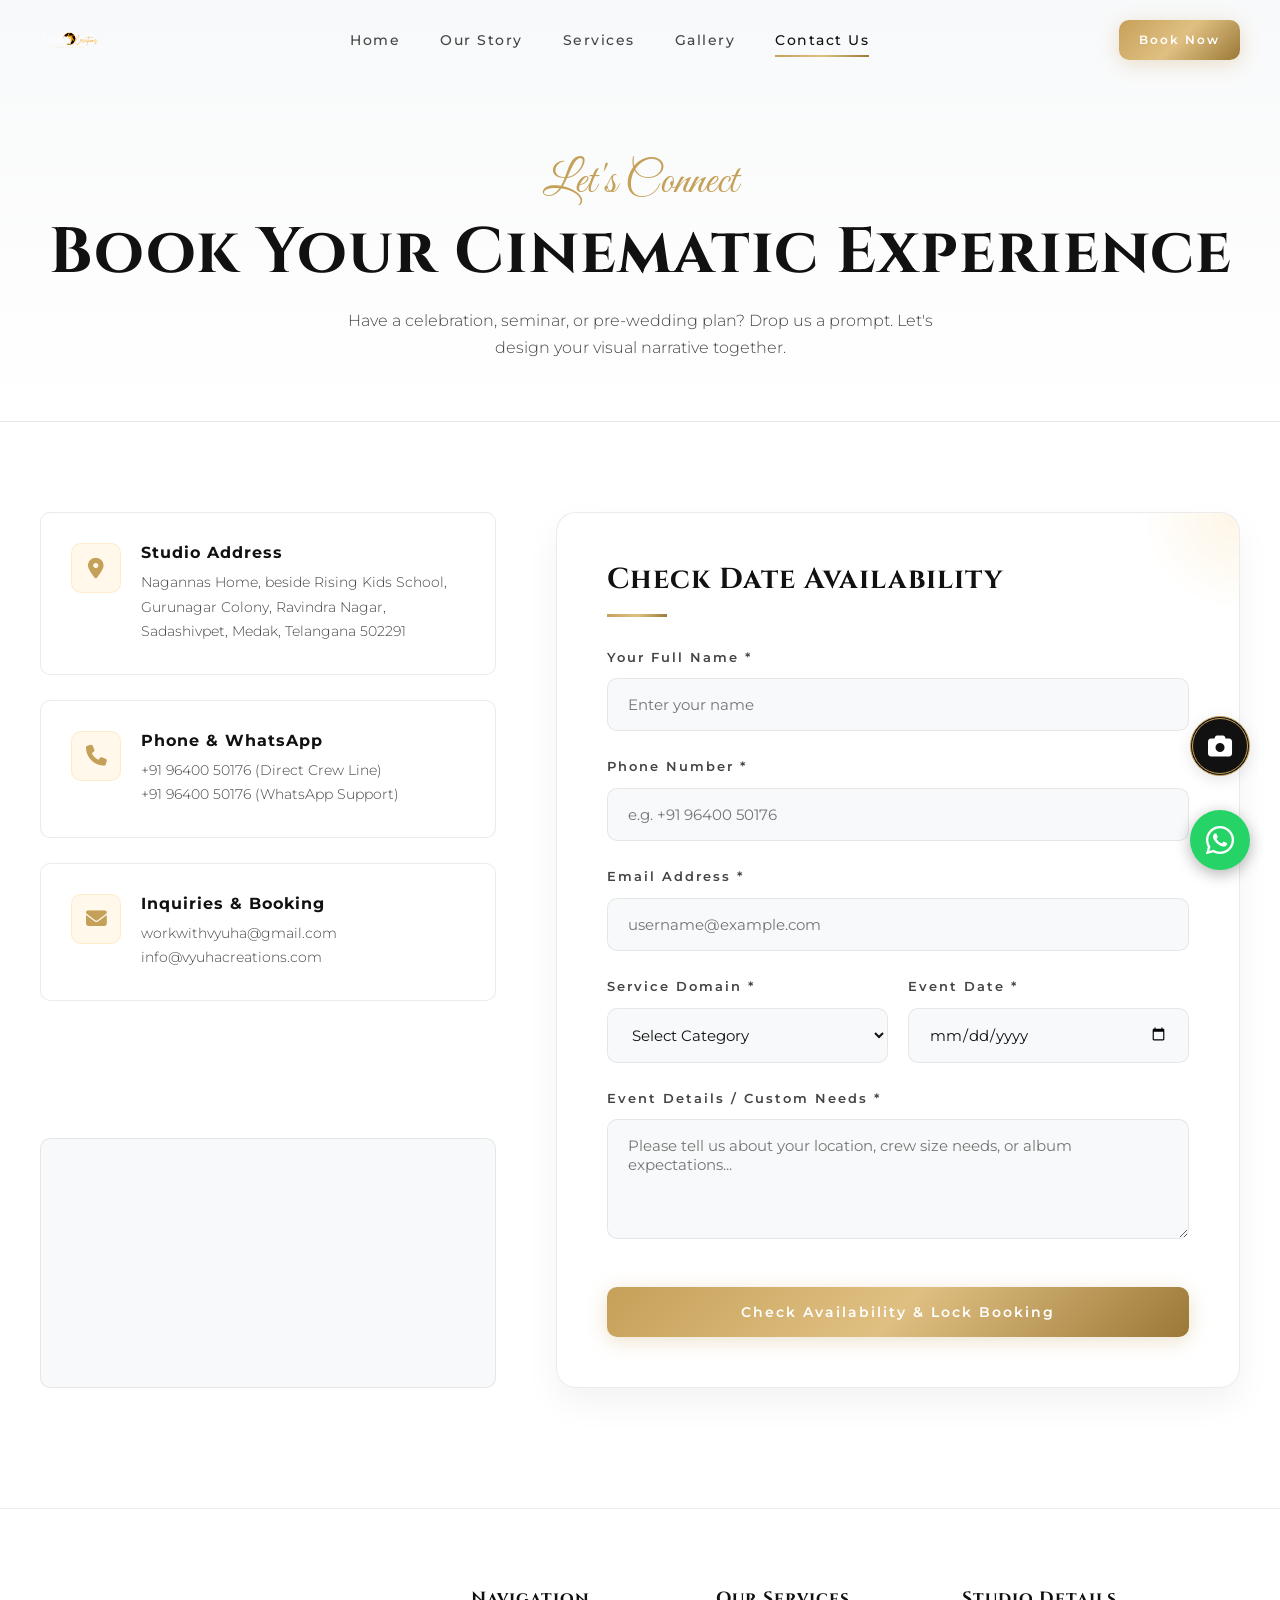
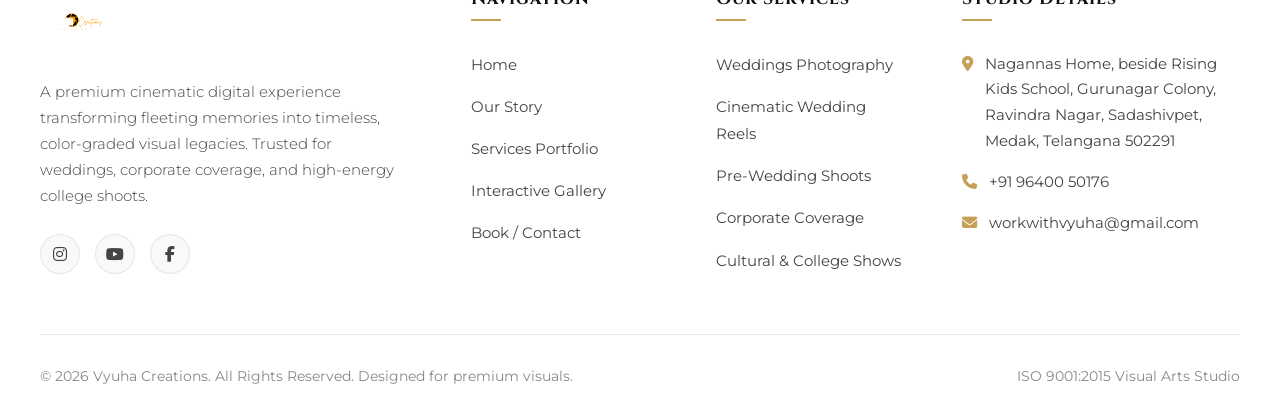
<file: contact.html>
<!DOCTYPE html>
<html lang="en">
<head>
  <meta charset="UTF-8">
  <meta name="viewport" content="width=device-width, initial-scale=1.0">
  
  <!-- SEO Optimization -->
  <title>Book Your Shoot | Vyuha Creation Contact</title>
  <meta name="description" content="Get in touch with Vyuha Creation. Inquire about packages, check date availability, schedule consultation, or instant message via WhatsApp Business.">
  <meta name="keywords" content="hire wedding photographer mumbai, contact vyuha creation, book pre-wedding shoot date">
  
  <!-- FontAwesome Icons -->
  <link rel="stylesheet" href="https://cdnjs.cloudflare.com/ajax/libs/font-awesome/6.4.0/css/all.min.css">
  
  <!-- Master Stylesheet -->
  <link rel="stylesheet" href="css/style.css">
  
  <style>
    /* Contact Page Specific Styles */
    .contact-layout {
      display: grid;
      grid-template-columns: 1.2fr 1.8fr;
      gap: 60px;
      margin-top: 50px;
    }
    
    .contact-info-panel {
      display: flex;
      flex-direction: column;
      justify-content: space-between;
    }
    
    .contact-detail-card {
      background: var(--bg-card);
      border: 1px solid var(--border-light);
      padding: 30px;
      border-radius: var(--border-radius-md);
      margin-bottom: 25px;
      display: flex;
      align-items: flex-start;
      gap: 20px;
      transition: var(--transition-fast);
    }
    
    .contact-detail-card:hover {
      border-color: rgba(244, 160, 0, 0.2);
      box-shadow: var(--gold-border-glow);
    }
    
    .contact-card-icon {
      width: 50px;
      height: 50px;
      border-radius: 10px;
      background: rgba(244, 160, 0, 0.08);
      display: flex;
      align-items: center;
      justify-content: center;
      color: var(--color-gold);
      font-size: 1.3rem;
      border: 1px solid rgba(244, 160, 0, 0.15);
      flex-shrink: 0;
    }
    
    .contact-card-content h3 {
      font-size: 1rem;
      font-family: var(--font-sans);
      letter-spacing: 1px;
      color: var(--color-text-primary);
      margin-bottom: 8px;
    }
    
    .contact-card-content p {
      margin-bottom: 0;
      font-size: 0.9rem;
    }
    
    /* Simulated Map container */
    .map-container {
      width: 100%;
      height: 250px;
      background: var(--bg-dark-charcoal);
      border-radius: var(--border-radius-md);
      border: 1px solid var(--border-light);
      position: relative;
      overflow: hidden;
      margin-top: 30px;
    }
    
    .map-container iframe {
      width: 100%;
      height: 100%;
      border: 0;
      filter: grayscale(1) contrast(1.2);
      opacity: 0.7;
    }
    
    /* Custom Notification popup */
    .success-modal {
      position: fixed;
      top: 0;
      left: 0;
      width: 100%;
      height: 100%;
      background: rgba(0, 0, 0, 0.85);
      backdrop-filter: blur(8px);
      z-index: 3000;
      display: flex;
      justify-content: center;
      align-items: center;
      opacity: 0;
      pointer-events: none;
      transition: opacity 0.4s ease;
    }
    
    .success-modal.active {
      opacity: 1;
      pointer-events: all;
    }
    
    .success-card {
      background: var(--bg-card);
      border: 1px solid var(--color-gold);
      border-radius: var(--border-radius-lg);
      padding: 50px 40px;
      width: 90%;
      max-width: 500px;
      text-align: center;
      box-shadow: var(--gold-border-glow);
      transform: scale(0.9);
      transition: transform 0.4s ease;
    }
    
    .success-modal.active .success-card {
      transform: scale(1);
    }
    
    .success-icon {
      width: 80px;
      height: 80px;
      border-radius: 50%;
      background: rgba(244, 160, 0, 0.1);
      border: 2px solid var(--color-gold);
      display: flex;
      align-items: center;
      justify-content: center;
      color: var(--color-gold);
      font-size: 2.5rem;
      margin: 0 auto 25px auto;
      box-shadow: var(--gold-border-glow);
    }
    
    @media (max-width: 1024px) {
      .contact-layout {
        grid-template-columns: 1fr;
        gap: 50px;
      }
    }
  </style>
</head>
<body>

  <!-- Preloader -->
  <div id="preloader">
    <div class="loader-content">
      <div class="camera-loader">
        <div class="camera-body">
          <div class="shutter-button"></div>
          <div class="camera-lens">
            <div class="focus-ring"></div>
            <div class="aperture-blades"></div>
          </div>
        </div>
      </div>
      <div class="loader-text">V Y U H A</div>
    </div>
  </div>

  <!-- ==========================================
       HEADER / NAVIGATION BAR
       ========================================== -->
  <header>
    <div class="navbar">
      <a href="index.html" class="logo">
        <img src="images/logo.png" alt="Vyuha Creations Logo" style="height: 60px; width: auto; object-fit: contain;">
      </a>
      
      <ul class="nav-links">
        <li><a href="index.html">Home</a></li>
        <li><a href="about.html">Our Story</a></li>
        <li><a href="services.html">Services</a></li>
        <li><a href="gallery.html">Gallery</a></li>
        <li><a href="contact.html" class="active">Contact Us</a></li>
      </ul>
      
      <div class="nav-actions">
        <a href="contact.html" class="btn btn-primary" style="padding: 10px 20px; font-size: 0.75rem;">Book Now</a>
        <button class="hamburger" aria-label="Toggle Navigation">
          <span></span>
          <span></span>
          <span></span>
        </button>
      </div>
    </div>
  </header>

  <!-- Mobile Overlay Navigation -->
  <ul class="mobile-nav">
    <div class="mobile-nav-logo">
      <img src="images/logo.png" alt="Vyuha Creations Logo" style="height: 70px; width: auto; object-fit: contain;">
    </div>
    <li><a href="index.html">Home</a></li>
    <li><a href="about.html">Our Story</a></li>
    <li><a href="services.html">Services</a></li>
    <li><a href="gallery.html">Gallery</a></li>
    <li><a href="contact.html" class="active">Contact Us</a></li>
    <li><a href="contact.html" class="btn btn-primary" style="margin-top: 10px; width: auto; max-width: 250px;">Book A Shoot</a></li>
    <div class="mobile-nav-footer">
      <span class="mobile-nav-phone">+91 96400 50176</span>
      <div class="social-links" style="justify-content: center; gap: 10px;">
        <a href="https://www.instagram.com/vyuhacreations/" class="social-icon" target="_blank" style="width: 35px; height: 35px; font-size: 0.8rem;"><i class="fa-brands fa-instagram"></i></a>
        <a href="https://youtube.com" class="social-icon" target="_blank" style="width: 35px; height: 35px; font-size: 0.8rem;"><i class="fa-brands fa-youtube"></i></a>
      </div>
    </div>
  </ul>

  <!-- ==========================================
       PAGE HERO
       ========================================== -->
  <section style="padding: 160px 40px 60px 40px; text-align: center; background: linear-gradient(180deg, var(--bg-dark-charcoal) 0%, var(--bg-pure-black) 100%); border-bottom: 1px solid var(--border-light);">
    <div class="container reveal">
      <span class="script-text">Let's Connect</span>
      <h1 style="font-size: clamp(2.2rem, 5vw, 4rem); font-family: var(--font-serif-brand); margin-top: 10px;">Book Your Cinematic Experience</h1>
      <p style="max-width: 600px; margin: 15px auto 0 auto; color: var(--color-text-secondary);">Have a celebration, seminar, or pre-wedding plan? Drop us a prompt. Let's design your visual narrative together.</p>
    </div>
  </section>

  <!-- ==========================================
       CONTACT GRID SECTION
       ========================================== -->
  <section style="padding-top: 40px; padding-bottom: 120px;">
    <div class="container">
      
      <div class="contact-layout">
        
        <!-- Left Panel: Info Cards & Maps -->
        <div class="contact-info-panel reveal">
          <div>
            <!-- Detail 1 -->
            <div class="contact-detail-card">
              <div class="contact-card-icon"><i class="fa-solid fa-location-dot"></i></div>
              <div class="contact-card-content">
                <h3>Studio Address</h3>
                <p>Nagannas Home, beside Rising Kids School, Gurunagar Colony, Ravindra Nagar, Sadashivpet, Medak, Telangana 502291</p>
              </div>
            </div>
            
            <!-- Detail 2 -->
            <div class="contact-detail-card">
              <div class="contact-card-icon"><i class="fa-solid fa-phone"></i></div>
              <div class="contact-card-content">
                <h3>Phone & WhatsApp</h3>
                <p>+91 96400 50176 (Direct Crew Line)<br>+91 96400 50176 (WhatsApp Support)</p>
              </div>
            </div>
            
            <!-- Detail 3 -->
            <div class="contact-detail-card">
              <div class="contact-card-icon"><i class="fa-solid fa-envelope"></i></div>
              <div class="contact-card-content">
                <h3>Inquiries & Booking</h3>
                <p>workwithvyuha@gmail.com<br>info@vyuhacreations.com</p>
              </div>
            </div>
          </div>
          
          <!-- Dark Elegant Google Map Mock -->
          <div class="map-container">
            <!-- Simulated elegant dark google maps -->
            <iframe src="https://www.google.com/maps/embed?pb=!1m18!1m12!1m3!1d15214.34149023023!2d77.94273874312693!3d17.622263884879207!2m3!1f0!2f0!3f0!3m2!1i1024!2i768!4f13.1!3m3!1m2!1s0x3bcbfd13dbba4c13%3A0xeab78f2ec67f70b7!2sSadashivpet%2C%20Telangana%20502291!5e0!3m2!1sen!2sin!4v1717012500000!5m2!1sen!2sin" allowfullscreen="" loading="lazy" referrerpolicy="no-referrer-when-downgrade" aria-label="Studio Google Maps location representation"></iframe>
          </div>
        </div>
        
        <!-- Right Panel: Glassmorphism Booking Form -->
        <div class="glass-panel reveal" style="transition-delay: 0.2s;">
          <h2 class="section-title" style="font-size: 1.8rem; margin-bottom: 30px;">Check Date Availability</h2>
          
          <form id="booking-form" novalidate>
            <div class="form-group">
              <label for="name">Your Full Name *</label>
              <input type="text" id="name" class="form-control" placeholder="Enter your name" required>
            </div>
            
            <div class="form-group">
              <label for="phone">Phone Number *</label>
              <input type="tel" id="phone" class="form-control" placeholder="e.g. +91 96400 50176" required>
            </div>
            
            <div class="form-group">
              <label for="email">Email Address *</label>
              <input type="email" id="email" class="form-control" placeholder="username@example.com" required>
            </div>
            
            <div style="display: grid; grid-template-columns: 1fr 1fr; gap: 20px;">
              <div class="form-group">
                <label for="event-type">Service Domain *</label>
                <select id="event-type" class="form-control" required style="background-color: var(--bg-dark-charcoal); color: var(--color-text-primary);">
                  <option value="" disabled selected>Select Category</option>
                  <option value="Wedding">Wedding Package</option>
                  <option value="Pre-Wedding">Pre-Wedding & Couple</option>
                  <option value="Maternity">Maternity Shoot</option>
                  <option value="BabyShower">Baby Shower</option>
                  <option value="CradleCeremony">Cradle Ceremony</option>
                  <option value="Birthday">Birthday</option>
                  <option value="Pre-Birthday">Pre-Birthday</option>
                  <option value="SareeDothi">Saree & Dothi Ceremony</option>
                  <option value="HalfSaree">Half-Saree Ceremony</option>
                  <option value="Corporate">Corporate Events</option>
                  <option value="SchoolCollege">School&College Events</option>
                  <option value="ModelShoot">Model Shoots</option>
                  <option value="InstantReels">Instant Reels & Mobile Coverage</option>
                </select>
              </div>
              <div class="form-group">
                <label for="event-date">Event Date *</label>
                <input type="date" id="event-date" class="form-control" required>
              </div>
            </div>
            
            <div class="form-group">
              <label for="message">Event Details / Custom Needs *</label>
              <textarea id="message" class="form-control" placeholder="Please tell us about your location, crew size needs, or album expectations..." required></textarea>
            </div>
            
            <button type="submit" class="btn btn-primary" style="width: 100%; margin-top: 15px; height: 50px;">Check Availability & Lock Booking</button>
          </form>
        </div>
        
      </div>
      
    </div>
  </section>

  <!-- Success Modal Popup -->
  <div class="success-modal" id="thankyou-modal">
    <div class="success-card">
      <div class="success-icon"><i class="fa-solid fa-check"></i></div>
      <h2 style="font-family: var(--font-serif-brand); color: var(--color-text-primary); margin-bottom: 15px;">Availability Inquiry Submitted!</h2>
      <p style="color: var(--color-text-secondary); margin-bottom: 30px;">We have captured your request details. Sourav and the Vyuha studio coordination crew will cross-check the date grid and contact you in less than 12 hours.</p>
      
      <div style="display: flex; gap: 15px; justify-content: center;">
        <button class="btn btn-secondary" id="close-modal-btn">Return to Site</button>
        <a href="#" class="btn btn-primary" id="direct-whatsapp-btn" target="_blank" style="box-shadow: none;"><i class="fa-brands fa-whatsapp" style="margin-right: 8px;"></i> WhatsApp Team</a>
      </div>
    </div>
  </div>

  <!-- ==========================================
       FOOTER
       ========================================== -->
  <footer>
    <div class="footer-grid">
      <div class="footer-column footer-about">
        <a href="index.html" class="logo">
          <img src="images/logo.png" alt="Vyuha Creations Logo" style="height: 65px; width: auto; object-fit: contain;">
        </a>
        <p>A premium cinematic digital experience transforming fleeting memories into timeless, color-graded visual legacies. Trusted for weddings, corporate coverage, and high-energy college shoots.</p>
        <div class="social-links">
          <a href="https://www.instagram.com/vyuhacreations/" class="social-icon" target="_blank" aria-label="Instagram Profile"><i class="fa-brands fa-instagram"></i></a>
          <a href="https://youtube.com" class="social-icon" target="_blank" aria-label="Youtube Channel"><i class="fa-brands fa-youtube"></i></a>
          <a href="https://facebook.com" class="social-icon" target="_blank" aria-label="Facebook Page"><i class="fa-brands fa-facebook-f"></i></a>
        </div>
      </div>
      
      <div class="footer-column">
        <h4>Navigation</h4>
        <ul class="footer-links">
          <li><a href="index.html">Home</a></li>
          <li><a href="about.html">Our Story</a></li>
          <li><a href="services.html">Services Portfolio</a></li>
          <li><a href="gallery.html">Interactive Gallery</a></li>
          <li><a href="contact.html">Book / Contact</a></li>
        </ul>
      </div>
      
      <div class="footer-column">
        <h4>Our Services</h4>
        <ul class="footer-links">
          <li><a href="services.html#wedding">Weddings Photography</a></li>
          <li><a href="services.html#cinematic">Cinematic Wedding Reels</a></li>
          <li><a href="services.html#pre-wedding">Pre-Wedding Shoots</a></li>
          <li><a href="services.html#corporate">Corporate Coverage</a></li>
          <li><a href="services.html#events">Cultural & College Shows</a></li>
        </ul>
      </div>
      
      <div class="footer-column">
        <h4>Studio Details</h4>
        <div class="footer-contact-info">
          <div class="contact-item">
            <i class="fa-solid fa-location-dot"></i>
            <span>Nagannas Home, beside Rising Kids School, Gurunagar Colony, Ravindra Nagar, Sadashivpet, Medak, Telangana 502291</span>
          </div>
          <div class="contact-item">
            <i class="fa-solid fa-phone"></i>
            <span>+91 96400 50176</span>
          </div>
          <div class="contact-item">
            <i class="fa-solid fa-envelope"></i>
            <span>workwithvyuha@gmail.com</span>
          </div>
        </div>
      </div>
    </div>
    
    <div class="footer-bottom">
      <span>&copy; 2026 Vyuha Creations. All Rights Reserved. Designed for premium visuals.</span>
      <span>ISO 9001:2015 Visual Arts Studio</span>
    </div>
  </footer>

  <!-- WhatsApp Floating Widget Button -->
  <a href="#" class="whatsapp-widget whatsapp-booking-btn" data-service="Contact Page Consultation" target="_blank" aria-label="Chat on WhatsApp">
    <i class="fa-brands fa-whatsapp"></i>
  </a>

  <!-- ==========================================
       SCRIPTS
       ========================================== -->
  <script src="js/main.js"></script>
  
  <script>
    // Contact Form specific scripts
    document.addEventListener('DOMContentLoaded', () => {
      const form = document.getElementById('booking-form');
      const modal = document.getElementById('thankyou-modal');
      const closeBtn = document.getElementById('close-modal-btn');
      const directWhatsappBtn = document.getElementById('direct-whatsapp-btn');
      
      // Parse query parameters to auto-select service
      const urlParams = new URLSearchParams(window.location.search);
      const serviceParam = urlParams.get('service');
      if (serviceParam) {
        const selectEl = document.getElementById('event-type');
        if (selectEl) {
          const option = selectEl.querySelector(`option[value="${serviceParam}"]`);
          if (option) {
            selectEl.value = serviceParam;
          }
        }
      }
      
      form.addEventListener('submit', (e) => {
        e.preventDefault();
        
        // Custom simple validation
        let isValid = true;
        const inputs = form.querySelectorAll('[required]');
        
        inputs.forEach(input => {
          if (!input.value.trim()) {
            isValid = false;
            input.style.borderColor = '#ff4d4d';
          } else {
            input.style.borderColor = 'rgba(255, 255, 255, 0.1)';
          }
        });
        
        // Custom email check
        const emailInput = document.getElementById('email');
        if (emailInput.value && !emailInput.value.includes('@')) {
          isValid = false;
          emailInput.style.borderColor = '#ff4d4d';
        }
        
        if (!isValid) return;
        
        // Construct dynamic WhatsApp template
        const name = document.getElementById('name').value;
        const service = document.getElementById('event-type').value;
        const date = document.getElementById('event-date').value;
        const phone = document.getElementById('phone').value;
        const details = document.getElementById('message').value;
        
        const whatsAppMsg = `Hello Vyuha Creation, my name is ${name}. I am checking date availability for a "${service}" scheduled on ${date}. Direct Phone: ${phone}. Here are some additional details: "${details}".`;
        
        const waLink = `https://wa.me/919640050176?text=${encodeURIComponent(whatsAppMsg)}`;
        directWhatsappBtn.setAttribute('href', waLink);
        
        // Open success feedback modal
        modal.classList.add('active');
        document.body.style.overflow = 'hidden';
      });
      
      const closeModal = () => {
        modal.classList.remove('active');
        document.body.style.overflow = '';
        form.reset();
      };
      
      closeBtn.addEventListener('click', closeModal);
      modal.addEventListener('click', (e) => {
        if (e.target === modal) closeModal();
      });
    });
  </style>

</body>
</html>
</file>
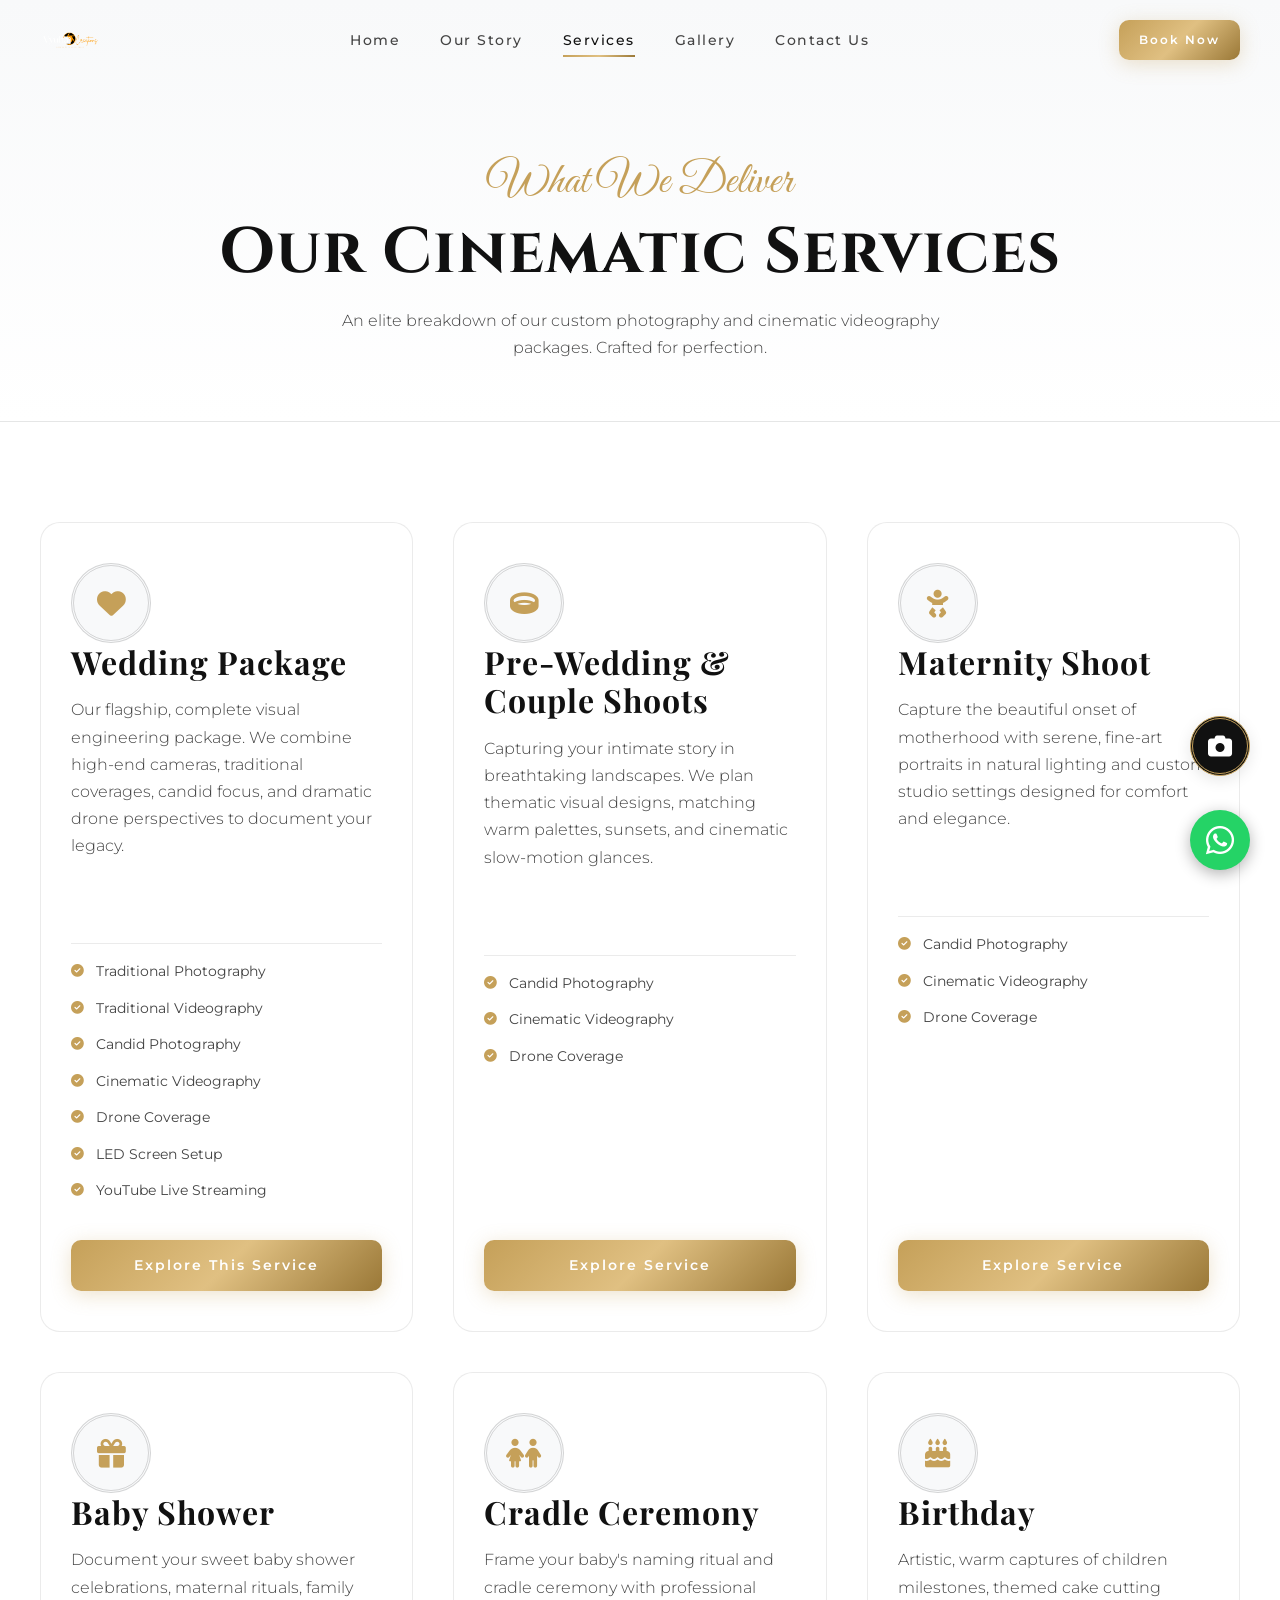
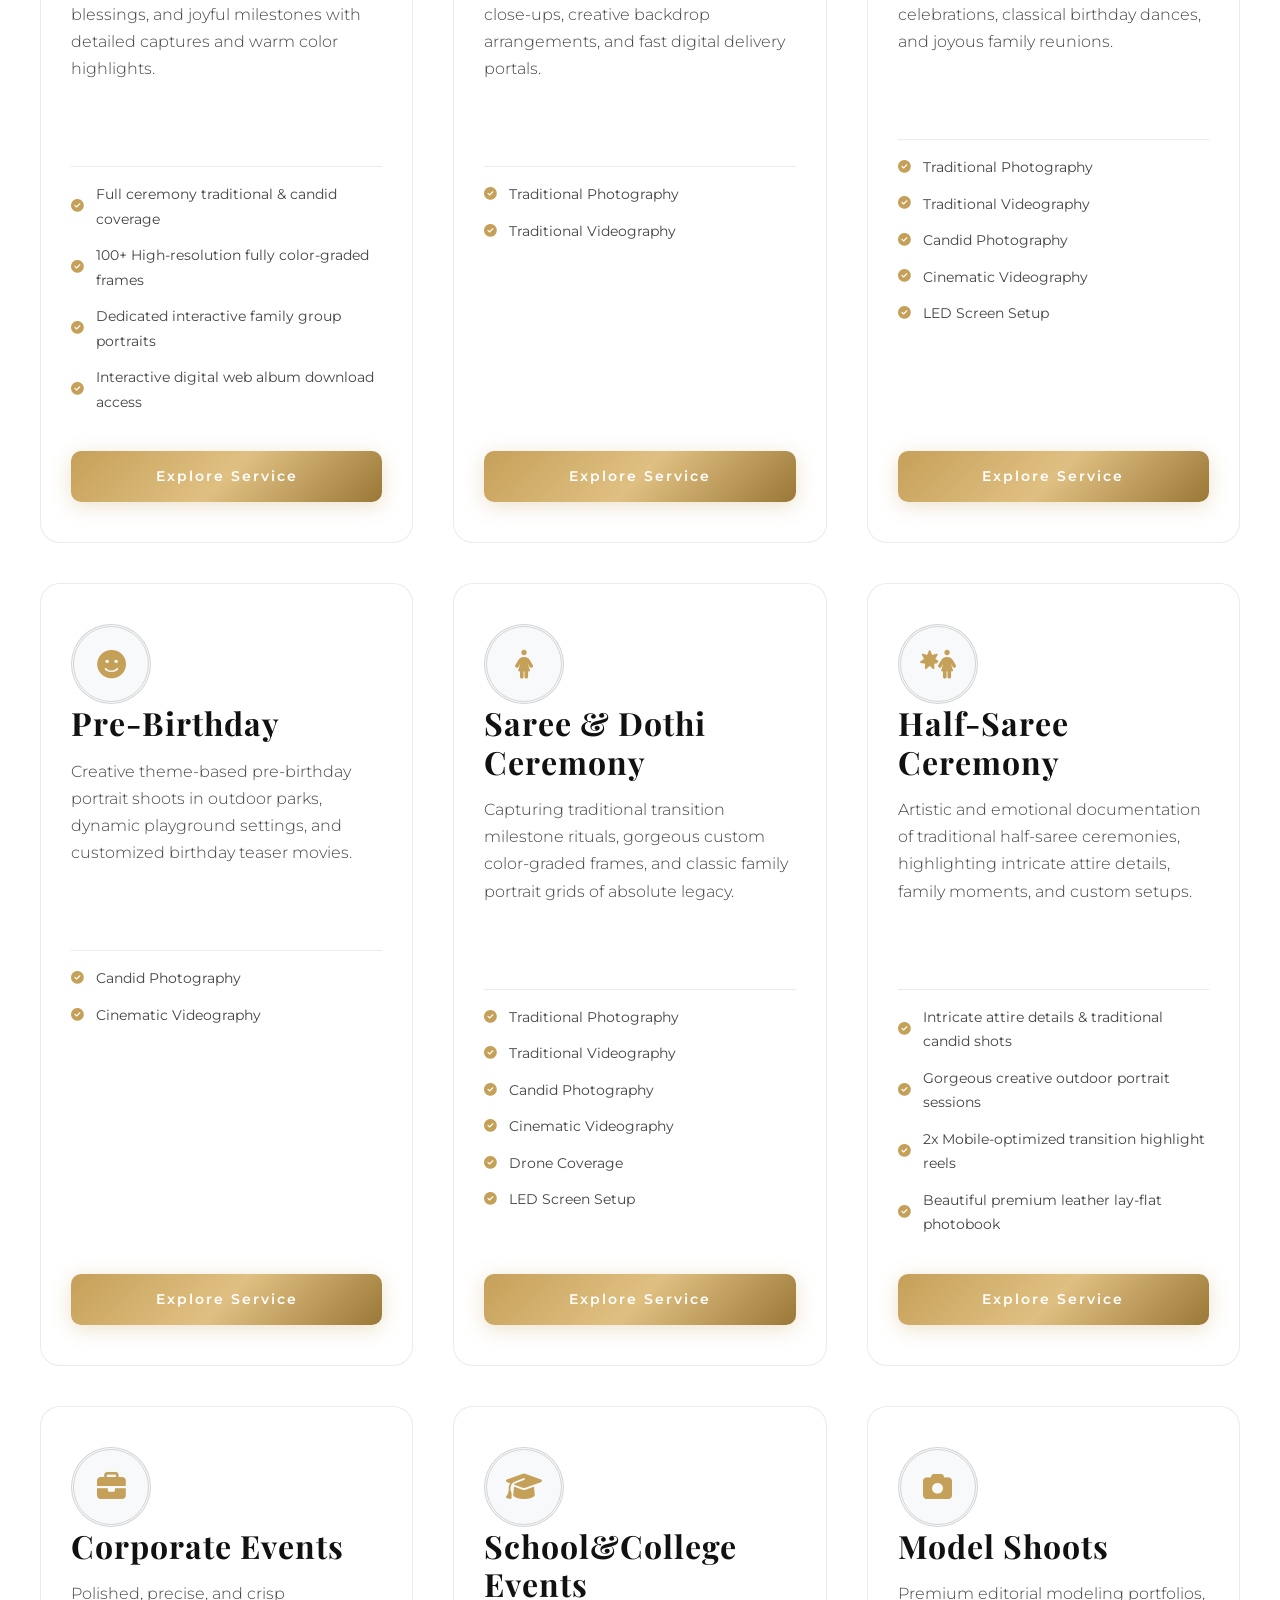
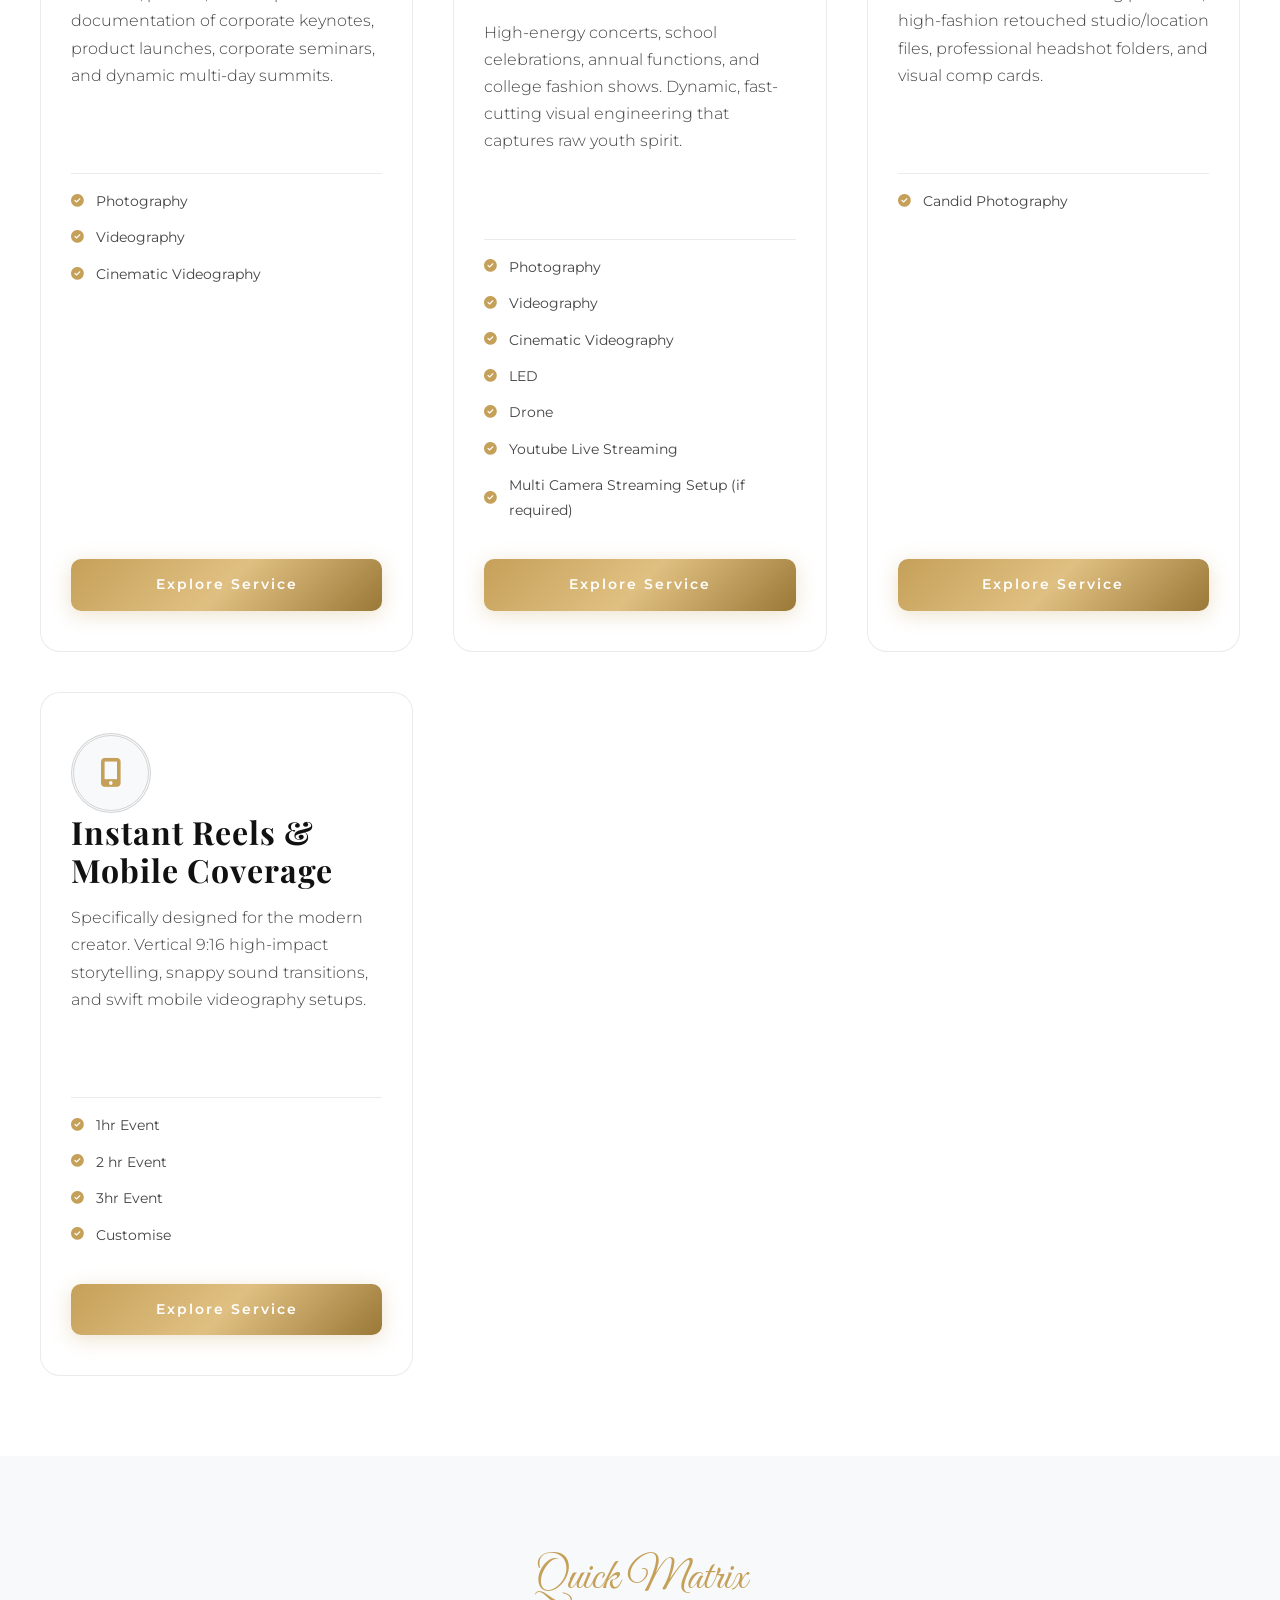
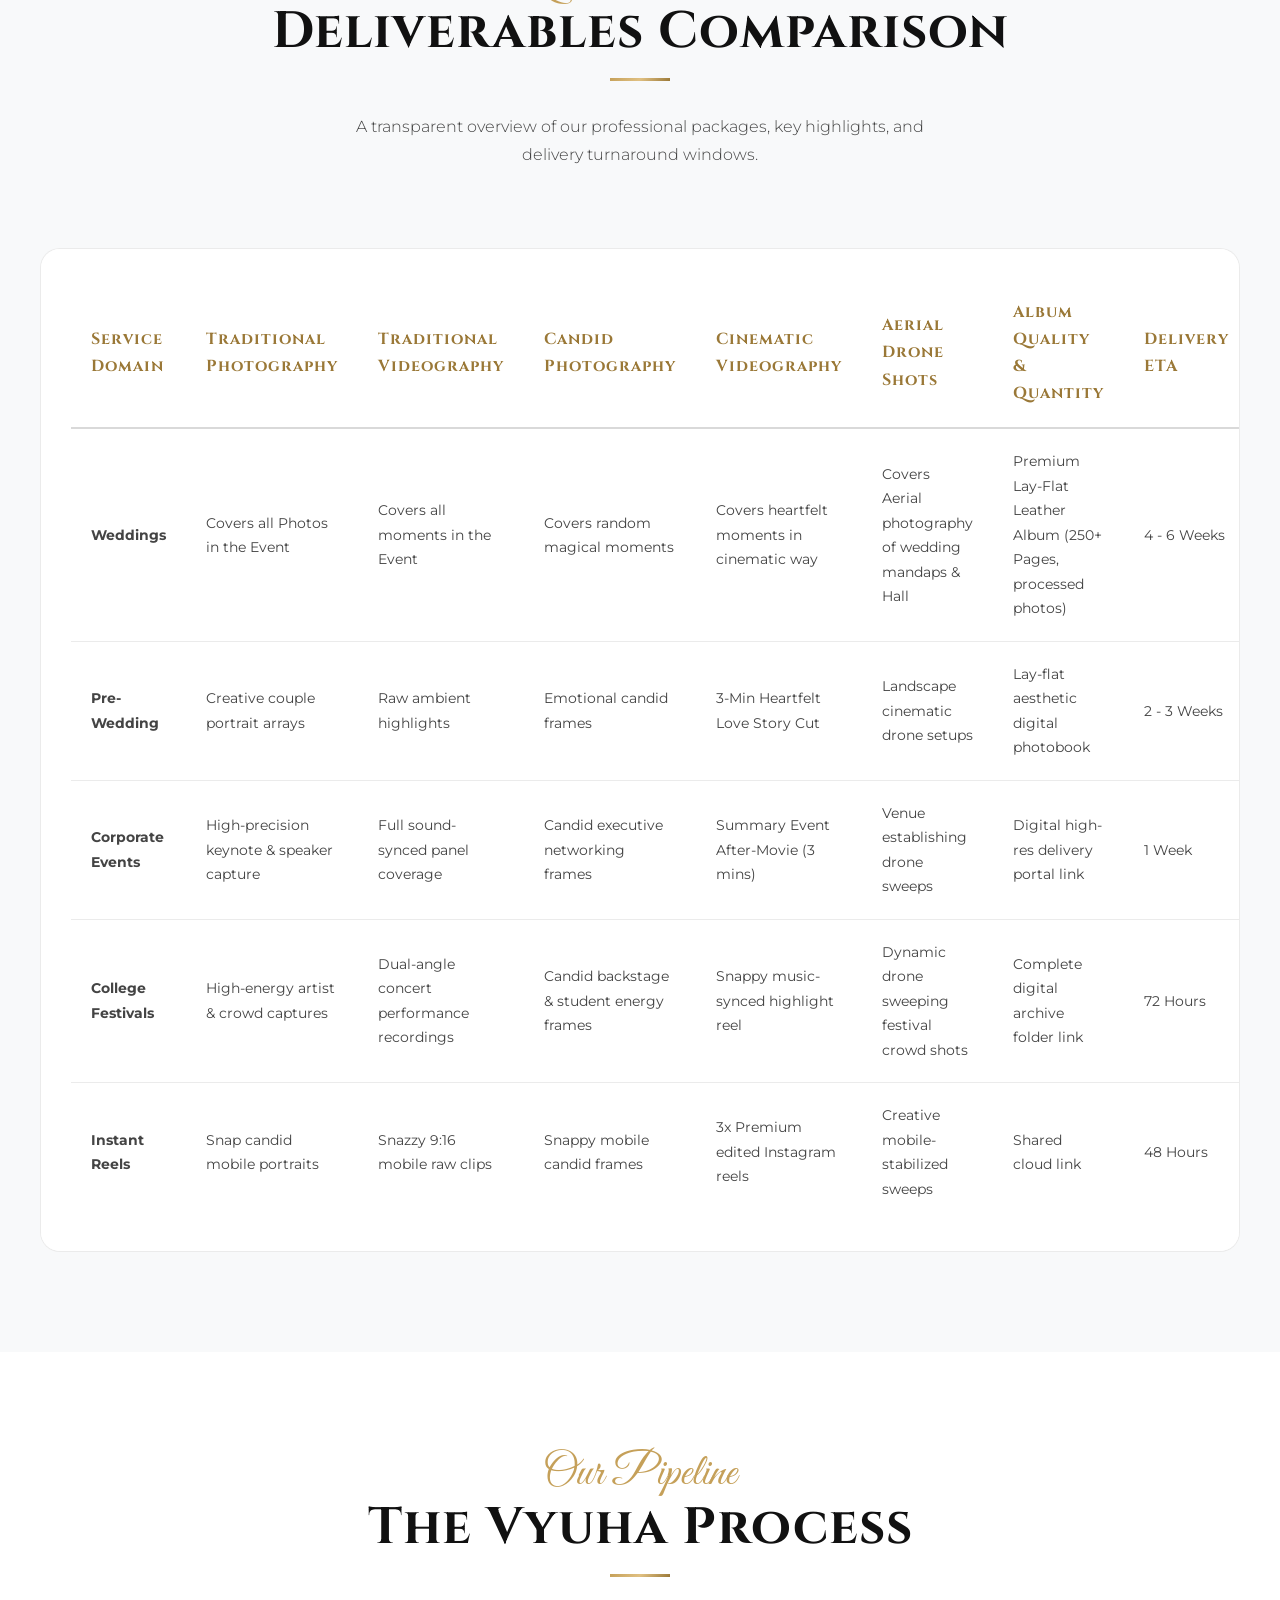
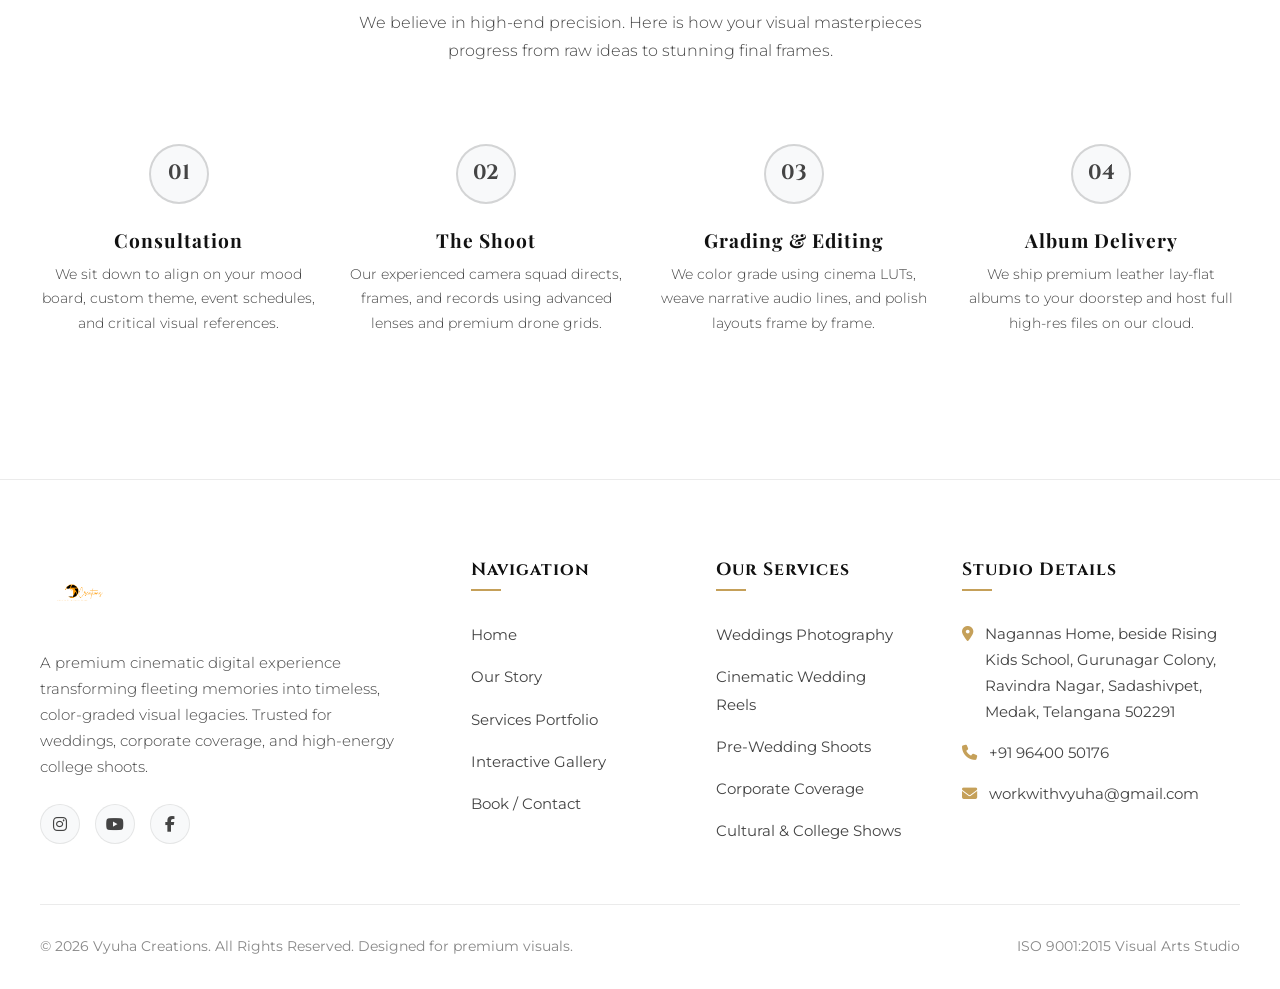
<file: services.html>
<!DOCTYPE html>
<html lang="en">
<head>
  <meta charset="UTF-8">
  <meta name="viewport" content="width=device-width, initial-scale=1.0">
  
  <!-- SEO Optimization -->
  <title>Premium Services & Deliverables | Vyuha Creation Studio</title>
  <meta name="description" content="Explore Vyuha Creation's photography and videography services: luxury wedding cinematic packages, pre-weddings, corporate event coverage, and instant mobile reels.">
  <meta name="keywords" content="wedding cinematic package pricing, corporate video coverage deliverables, premium photographer service details">
  
  <!-- FontAwesome Icons -->
  <link rel="stylesheet" href="https://cdnjs.cloudflare.com/ajax/libs/font-awesome/6.4.0/css/all.min.css">
  
  <!-- Master Stylesheet -->
  <link rel="stylesheet" href="css/style.css">
  
  <style>
    /* Services Specific Layouts */
    .services-grid-full {
      display: grid;
      grid-template-columns: repeat(auto-fit, minmax(min(340px, 100%), 1fr));
      gap: 40px;
      margin-top: 60px;
    }
    
    .service-card-expanded {
      background: var(--bg-card);
      border: 1px solid var(--border-light);
      border-radius: var(--border-radius-lg);
      padding: 40px 30px;
      position: relative;
      overflow: hidden;
      display: flex;
      flex-direction: column;
      justify-content: flex-start;
      gap: 20px;
      transition: var(--transition-smooth);
    }
    
    .service-card-expanded > div:nth-child(2) {
      display: flex;
      flex-direction: column;
      flex-grow: 1;
    }
    
    .service-card-expanded::before {
      content: '';
      position: absolute;
      top: 0;
      left: 0;
      width: 100%;
      height: 4px;
      background: var(--gold-gradient);
      transform: scaleX(0);
      transform-origin: left;
      transition: var(--transition-smooth);
    }
    
    .service-card-expanded:hover {
      transform: translateY(-5px);
      background: var(--bg-card-hover);
      border-color: rgba(244, 160, 0, 0.2);
      box-shadow: var(--gold-border-glow);
    }
    
    .service-card-expanded:hover::before {
      transform: scaleX(1);
    }
    
    .service-title-area {
      margin-bottom: 25px;
    }
    

    
    .deliverables-list {
      list-style: none;
      margin: 15px 0 25px 0;
      padding-top: 15px;
      border-top: 1px solid var(--border-light);
      flex-grow: 1;
    }
    
    .deliverables-list li {
      display: flex;
      align-items: center;
      gap: 12px;
      font-size: 0.9rem;
      color: var(--color-text-secondary);
      margin-bottom: 12px;
    }
    
    .deliverables-list li i {
      color: var(--color-gold);
      font-size: 0.8rem;
    }
    
    /* Deliverables Table Area */
    .deliverables-table-wrap {
      width: 100%;
      overflow-x: auto;
      margin-top: 50px;
      background: var(--bg-card);
      border-radius: var(--border-radius-lg);
      border: 1px solid var(--border-light);
      padding: 30px;
    }
    
    table {
      width: 100%;
      border-collapse: collapse;
      text-align: left;
      font-family: var(--font-sans);
    }
    
    thead th {
      font-family: var(--font-serif-brand);
      color: var(--color-gold-light);
      font-size: 1rem;
      padding: 20px;
      border-bottom: 2px solid var(--border-medium);
      letter-spacing: 1px;
    }
    
    tbody td {
      padding: 20px;
      border-bottom: 1px solid var(--border-light);
      color: var(--color-text-secondary);
      font-size: 0.9rem;
    }
    
    tbody tr:last-child td {
      border-bottom: none;
    }
    
    tbody tr:hover {
      background: var(--bg-dark-charcoal);
    }
    
    /* Pipeline Process Steps */
    .process-grid {
      display: grid;
      grid-template-columns: repeat(4, 1fr);
      gap: 30px;
      margin-top: 60px;
      position: relative;
    }
    
    .process-step {
      text-align: center;
      position: relative;
    }
    
    .process-step-number {
      width: 60px;
      height: 60px;
      border-radius: 50%;
      background: var(--bg-dark-charcoal);
      border: 2px solid var(--border-medium);
      color: var(--color-text-secondary);
      font-family: var(--font-serif-brand);
      font-size: 1.3rem;
      font-weight: 700;
      display: flex;
      align-items: center;
      justify-content: center;
      margin: 0 auto 25px auto;
      transition: var(--transition-smooth);
      position: relative;
      z-index: 2;
    }
    
    .process-step:hover .process-step-number {
      border-color: var(--color-gold);
      color: var(--color-gold);
      box-shadow: var(--gold-border-glow);
      transform: scale(1.08);
    }
    
    @media (max-width: 1024px) {
      .process-grid {
        grid-template-columns: repeat(2, 1fr);
        gap: 50px;
      }
    }
    
    @media (max-width: 768px) {
      .process-grid {
        grid-template-columns: 1fr;
      }
      .service-card-expanded {
        padding: 35px 24px;
      }
      .deliverables-table-wrap {
        padding: 20px 15px;
      }
    }
  </style>
</head>
<body>

  <!-- Preloader -->
  <div id="preloader">
    <div class="loader-content">
      <div class="camera-loader">
        <div class="camera-body">
          <div class="shutter-button"></div>
          <div class="camera-lens">
            <div class="focus-ring"></div>
            <div class="aperture-blades"></div>
          </div>
        </div>
      </div>
      <div class="loader-text">V Y U H A</div>
    </div>
  </div>

  <!-- ==========================================
       HEADER / NAVIGATION BAR
       ========================================== -->
  <header>
    <div class="navbar">
      <a href="index.html" class="logo">
        <img src="images/logo.png" alt="Vyuha Creations Logo" style="height: 60px; width: auto; object-fit: contain;">
      </a>
      
      <ul class="nav-links">
        <li><a href="index.html">Home</a></li>
        <li><a href="about.html">Our Story</a></li>
        <li><a href="services.html" class="active">Services</a></li>
        <li><a href="gallery.html">Gallery</a></li>
        <li><a href="contact.html">Contact Us</a></li>
      </ul>
      
      <div class="nav-actions">
        <a href="contact.html" class="btn btn-primary" style="padding: 10px 20px; font-size: 0.75rem;">Book Now</a>
        <button class="hamburger" aria-label="Toggle Navigation">
          <span></span>
          <span></span>
          <span></span>
        </button>
      </div>
    </div>
  </header>

  <!-- Mobile Overlay Navigation -->
  <ul class="mobile-nav">
    <div class="mobile-nav-logo">
      <img src="images/logo.png" alt="Vyuha Creations Logo" style="height: 70px; width: auto; object-fit: contain;">
    </div>
    <li><a href="index.html">Home</a></li>
    <li><a href="about.html">Our Story</a></li>
    <li><a href="services.html" class="active">Services</a></li>
    <li><a href="gallery.html">Gallery</a></li>
    <li><a href="contact.html">Contact Us</a></li>
    <li><a href="contact.html" class="btn btn-primary" style="margin-top: 10px; width: auto; max-width: 250px;">Book A Shoot</a></li>
    <div class="mobile-nav-footer">
      <span class="mobile-nav-phone">+91 96400 50176</span>
      <div class="social-links" style="justify-content: center; gap: 10px;">
        <a href="https://www.instagram.com/vyuhacreations/" class="social-icon" target="_blank" style="width: 35px; height: 35px; font-size: 0.8rem;"><i class="fa-brands fa-instagram"></i></a>
        <a href="https://youtube.com" class="social-icon" target="_blank" style="width: 35px; height: 35px; font-size: 0.8rem;"><i class="fa-brands fa-youtube"></i></a>
      </div>
    </div>
  </ul>

  <!-- ==========================================
       PAGE HERO
       ========================================== -->
  <section style="padding: 160px 40px 60px 40px; text-align: center; background: linear-gradient(180deg, var(--bg-dark-charcoal) 0%, var(--bg-pure-black) 100%); border-bottom: 1px solid var(--border-light);">
    <div class="container reveal">
      <span class="script-text">What We Deliver</span>
      <h1 style="font-size: clamp(2.2rem, 5vw, 4rem); font-family: var(--font-serif-brand); margin-top: 10px;">Our Cinematic Services</h1>
      <p style="max-width: 600px; margin: 15px auto 0 auto; color: var(--color-text-secondary);">An elite breakdown of our custom photography and cinematic videography packages. Crafted for perfection.</p>
    </div>
  </section>

  <!-- ==========================================
       DETAILED SERVICES GRID
       ========================================== -->
  <section style="padding-top: 40px; padding-bottom: 80px;">
    <div class="container">
      
      <div class="services-grid-full">
        <!-- Service 1: Wedding Package (Flagship) -->
        <div class="service-card-expanded reveal" id="wedding">
          <div class="service-title-area">
            <div class="service-icon-wrap"><i class="fa-solid fa-heart"></i></div>
            <h3>Wedding Package</h3>
            <p style="margin-top: 15px;">Our flagship, complete visual engineering package. We combine high-end cameras, traditional coverages, candid focus, and dramatic drone perspectives to document your legacy.</p>
          </div>
          <div>
            <ul class="deliverables-list">
              <li><i class="fa-solid fa-circle-check"></i> <span>Traditional Photography</span></li>
              <li><i class="fa-solid fa-circle-check"></i> <span>Traditional Videography</span></li>
              <li><i class="fa-solid fa-circle-check"></i> <span>Candid Photography</span></li>
              <li><i class="fa-solid fa-circle-check"></i> <span>Cinematic Videography</span></li>
              <li><i class="fa-solid fa-circle-check"></i> <span>Drone Coverage</span></li>
              <li><i class="fa-solid fa-circle-check"></i> <span>LED Screen Setup</span></li>
              <li><i class="fa-solid fa-circle-check"></i> <span>YouTube Live Streaming</span></li>
            </ul>
            <a href="wedding-flow.html" class="btn btn-primary" style="width: 100%;">Explore This Service</a>
          </div>
        </div>

        <!-- Service 2: Pre-wedding -->
        <div class="service-card-expanded reveal" style="transition-delay: 0.1s;" id="pre-wedding">
          <div class="service-title-area">
            <div class="service-icon-wrap"><i class="fa-solid fa-ring"></i></div>
            <h3>Pre-Wedding & Couple Shoots</h3>
            <p style="margin-top: 15px;">Capturing your intimate story in breathtaking landscapes. We plan thematic visual designs, matching warm palettes, sunsets, and cinematic slow-motion glances.</p>
          </div>
          <div>
            <ul class="deliverables-list">
              <li><i class="fa-solid fa-circle-check"></i> <span>Candid Photography</span></li>
              <li><i class="fa-solid fa-circle-check"></i> <span>Cinematic Videography</span></li>
              <li><i class="fa-solid fa-circle-check"></i> <span>Drone Coverage</span></li>
            </ul>
            <a href="contact.html?service=Pre-Wedding" class="btn btn-primary whatsapp-booking-btn" data-service="Pre-Wedding & Couple Shoot" style="width: 100%;">Explore Service</a>
          </div>
        </div>

        <!-- Service 3: Maternity Shoot -->
        <div class="service-card-expanded reveal" style="transition-delay: 0.2s;" id="maternity">
          <div class="service-title-area">
            <div class="service-icon-wrap"><i class="fa-solid fa-baby"></i></div>
            <h3>Maternity Shoot</h3>
            <p style="margin-top: 15px;">Capture the beautiful onset of motherhood with serene, fine-art portraits in natural lighting and custom studio settings designed for comfort and elegance.</p>
          </div>
          <div>
            <ul class="deliverables-list">
              <li><i class="fa-solid fa-circle-check"></i> <span>Candid Photography</span></li>
              <li><i class="fa-solid fa-circle-check"></i> <span>Cinematic Videography</span></li>
              <li><i class="fa-solid fa-circle-check"></i> <span>Drone Coverage</span></li>
            </ul>
            <a href="contact.html?service=Maternity" class="btn btn-primary whatsapp-booking-btn" data-service="Maternity Shoot" style="width: 100%;">Explore Service</a>
          </div>
        </div>

        <!-- Service 4: Baby Shower -->
        <div class="service-card-expanded reveal" id="baby-shower">
          <div class="service-title-area">
            <div class="service-icon-wrap"><i class="fa-solid fa-gift"></i></div>
            <h3>Baby Shower</h3>
            <p style="margin-top: 15px;">Document your sweet baby shower celebrations, maternal rituals, family blessings, and joyful milestones with detailed captures and warm color highlights.</p>
          </div>
          <div>
            <ul class="deliverables-list">
              <li><i class="fa-solid fa-circle-check"></i> <span>Full ceremony traditional & candid coverage</span></li>
              <li><i class="fa-solid fa-circle-check"></i> <span>100+ High-resolution fully color-graded frames</span></li>
              <li><i class="fa-solid fa-circle-check"></i> <span>Dedicated interactive family group portraits</span></li>
              <li><i class="fa-solid fa-circle-check"></i> <span>Interactive digital web album download access</span></li>
            </ul>
            <a href="contact.html?service=Baby-Shower" class="btn btn-primary whatsapp-booking-btn" data-service="Baby Shower" style="width: 100%;">Explore Service</a>
          </div>
        </div>

        <!-- Service 5: Cradle Ceremony -->
        <div class="service-card-expanded reveal" style="transition-delay: 0.1s;" id="cradle-ceremony">
          <div class="service-title-area">
            <div class="service-icon-wrap"><i class="fa-solid fa-children"></i></div>
            <h3>Cradle Ceremony</h3>
            <p style="margin-top: 15px;">Frame your baby's naming ritual and cradle ceremony with professional close-ups, creative backdrop arrangements, and fast digital delivery portals.</p>
          </div>
          <div>
            <ul class="deliverables-list">
              <li><i class="fa-solid fa-circle-check"></i> <span>Traditional Photography</span></li>
              <li><i class="fa-solid fa-circle-check"></i> <span>Traditional Videography</span></li>
            </ul>
            <a href="contact.html?service=Cradle-Ceremony" class="btn btn-primary whatsapp-booking-btn" data-service="Cradle Ceremony" style="width: 100%;">Explore Service</a>
          </div>
        </div>

        <!-- Service 6: Birthday -->
        <div class="service-card-expanded reveal" style="transition-delay: 0.2s;" id="birthdays">
          <div class="service-title-area">
            <div class="service-icon-wrap"><i class="fa-solid fa-cake-candles"></i></div>
            <h3>Birthday</h3>
            <p style="margin-top: 15px;">Artistic, warm captures of children milestones, themed cake cutting celebrations, classical birthday dances, and joyous family reunions.</p>
          </div>
          <div>
            <ul class="deliverables-list">
              <li><i class="fa-solid fa-circle-check"></i> <span>Traditional Photography</span></li>
              <li><i class="fa-solid fa-circle-check"></i> <span>Traditional Videography</span></li>
              <li><i class="fa-solid fa-circle-check"></i> <span>Candid Photography</span></li>
              <li><i class="fa-solid fa-circle-check"></i> <span>Cinematic Videography</span></li>
              <li><i class="fa-solid fa-circle-check"></i> <span>LED Screen Setup</span></li>
            </ul>
            <a href="contact.html?service=Birthday" class="btn btn-primary whatsapp-booking-btn" data-service="Birthday Shoot" style="width: 100%;">Explore Service</a>
          </div>
        </div>

        <!-- Service 7: Pre-Birthday -->
        <div class="service-card-expanded reveal" id="pre-birthday">
          <div class="service-title-area">
            <div class="service-icon-wrap"><i class="fa-solid fa-face-smile"></i></div>
            <h3>Pre-Birthday</h3>
            <p style="margin-top: 15px;">Creative theme-based pre-birthday portrait shoots in outdoor parks, dynamic playground settings, and customized birthday teaser movies.</p>
          </div>
          <div>
            <ul class="deliverables-list">
              <li><i class="fa-solid fa-circle-check"></i> <span>Candid Photography</span></li>
              <li><i class="fa-solid fa-circle-check"></i> <span>Cinematic Videography</span></li>
            </ul>
            <a href="contact.html?service=Pre-Birthday" class="btn btn-primary whatsapp-booking-btn" data-service="Pre-Birthday Shoot" style="width: 100%;">Explore Service</a>
          </div>
        </div>

        <!-- Service 8: Saree & Dothi Ceremony -->
        <div class="service-card-expanded reveal" style="transition-delay: 0.1s;" id="saree-dothi">
          <div class="service-title-area">
            <div class="service-icon-wrap"><i class="fa-solid fa-person-dress"></i></div>
            <h3>Saree & Dothi Ceremony</h3>
            <p style="margin-top: 15px;">Capturing traditional transition milestone rituals, gorgeous custom color-graded frames, and classic family portrait grids of absolute legacy.</p>
          </div>
          <div>
            <ul class="deliverables-list">
              <li><i class="fa-solid fa-circle-check"></i> <span>Traditional Photography</span></li>
              <li><i class="fa-solid fa-circle-check"></i> <span>Traditional Videography</span></li>
              <li><i class="fa-solid fa-circle-check"></i> <span>Candid Photography</span></li>
              <li><i class="fa-solid fa-circle-check"></i> <span>Cinematic Videography</span></li>
              <li><i class="fa-solid fa-circle-check"></i> <span>Drone Coverage</span></li>
              <li><i class="fa-solid fa-circle-check"></i> <span>LED Screen Setup</span></li>
            </ul>
            <a href="contact.html?service=Saree-Dothi" class="btn btn-primary whatsapp-booking-btn" data-service="Saree & Dothi Ceremony" style="width: 100%;">Explore Service</a>
          </div>
        </div>

        <!-- Service 9: Half-Saree Ceremony -->
        <div class="service-card-expanded reveal" style="transition-delay: 0.2s;" id="half-saree">
          <div class="service-title-area">
            <div class="service-icon-wrap"><i class="fa-solid fa-person-dress-burst"></i></div>
            <h3>Half-Saree Ceremony</h3>
            <p style="margin-top: 15px;">Artistic and emotional documentation of traditional half-saree ceremonies, highlighting intricate attire details, family moments, and custom setups.</p>
          </div>
          <div>
            <ul class="deliverables-list">
              <li><i class="fa-solid fa-circle-check"></i> <span>Intricate attire details & traditional candid shots</span></li>
              <li><i class="fa-solid fa-circle-check"></i> <span>Gorgeous creative outdoor portrait sessions</span></li>
              <li><i class="fa-solid fa-circle-check"></i> <span>2x Mobile-optimized transition highlight reels</span></li>
              <li><i class="fa-solid fa-circle-check"></i> <span>Beautiful premium leather lay-flat photobook</span></li>
            </ul>
            <a href="contact.html?service=Half-Saree" class="btn btn-primary whatsapp-booking-btn" data-service="Half-Saree Ceremony" style="width: 100%;">Explore Service</a>
          </div>
        </div>

        <!-- Service 10: Corporate Events -->
        <div class="service-card-expanded reveal" id="corporate">
          <div class="service-title-area">
            <div class="service-icon-wrap"><i class="fa-solid fa-briefcase"></i></div>
            <h3>Corporate Events</h3>
            <p style="margin-top: 15px;">Polished, precise, and crisp documentation of corporate keynotes, product launches, corporate seminars, and dynamic multi-day summits.</p>
          </div>
          <div>
            <ul class="deliverables-list">
              <li><i class="fa-solid fa-circle-check"></i> <span>Photography</span></li>
              <li><i class="fa-solid fa-circle-check"></i> <span>Videography</span></li>
              <li><i class="fa-solid fa-circle-check"></i> <span>Cinematic Videography</span></li>
            </ul>
            <a href="contact.html?service=Corporate" class="btn btn-primary whatsapp-booking-btn" data-service="Corporate Events" style="width: 100%;">Explore Service</a>
          </div>
        </div>

        <!-- Service 11: School&College Events -->
        <div class="service-card-expanded reveal" style="transition-delay: 0.1s;" id="events">
          <div class="service-title-area">
            <div class="service-icon-wrap"><i class="fa-solid fa-graduation-cap"></i></div>
            <h3>School&College Events</h3>
            <p style="margin-top: 15px;">High-energy concerts, school celebrations, annual functions, and college fashion shows. Dynamic, fast-cutting visual engineering that captures raw youth spirit.</p>
          </div>
          <div>
            <ul class="deliverables-list">
              <li><i class="fa-solid fa-circle-check"></i> <span>Photography</span></li>
              <li><i class="fa-solid fa-circle-check"></i> <span>Videography</span></li>
              <li><i class="fa-solid fa-circle-check"></i> <span>Cinematic Videography</span></li>
              <li><i class="fa-solid fa-circle-check"></i> <span>LED</span></li>
              <li><i class="fa-solid fa-circle-check"></i> <span>Drone</span></li>
              <li><i class="fa-solid fa-circle-check"></i> <span>Youtube Live Streaming</span></li>
              <li><i class="fa-solid fa-circle-check"></i> <span>Multi Camera Streaming Setup (if required)</span></li>
            </ul>
            <a href="contact.html?service=School-College" class="btn btn-primary whatsapp-booking-btn" data-service="School&College Events" style="width: 100%;">Explore Service</a>
          </div>
        </div>

        <!-- Service 12: Model Shoots -->
        <div class="service-card-expanded reveal" style="transition-delay: 0.2s;" id="model-shoots">
          <div class="service-title-area">
            <div class="service-icon-wrap"><i class="fa-solid fa-camera"></i></div>
            <h3>Model Shoots</h3>
            <p style="margin-top: 15px;">Premium editorial modeling portfolios, high-fashion retouched studio/location files, professional headshot folders, and visual comp cards.</p>
          </div>
          <div>
            <ul class="deliverables-list">
              <li><i class="fa-solid fa-circle-check"></i> <span>Candid Photography</span></li>
            </ul>
            <a href="contact.html?service=Model-Shoots" class="btn btn-primary whatsapp-booking-btn" data-service="Model Shoots" style="width: 100%;">Explore Service</a>
          </div>
        </div>

        <!-- Service 13: Instant Reels & Mobile Coverage -->
        <div class="service-card-expanded reveal" id="reels">
          <div class="service-title-area">
            <div class="service-icon-wrap"><i class="fa-solid fa-mobile-screen-button"></i></div>
            <h3>Instant Reels & Mobile Coverage</h3>
            <p style="margin-top: 15px;">Specifically designed for the modern creator. Vertical 9:16 high-impact storytelling, snappy sound transitions, and swift mobile videography setups.</p>
          </div>
          <div>
            <ul class="deliverables-list">
              <li><i class="fa-solid fa-circle-check"></i> <span>1hr Event</span></li>
              <li><i class="fa-solid fa-circle-check"></i> <span>2 hr Event</span></li>
              <li><i class="fa-solid fa-circle-check"></i> <span>3hr Event</span></li>
              <li><i class="fa-solid fa-circle-check"></i> <span>Customise</span></li>
            </ul>
            <a href="contact.html?service=Instant-Reels" class="btn btn-primary whatsapp-booking-btn" data-service="Instant Reels & Mobile Coverage" style="width: 100%;">Explore Service</a>
          </div>
        </div>
      </div>
      
    </div>
  </section>

  <!-- ==========================================
       SUMMARY COMPARISON TABLE
       ========================================== -->
  <section style="background-color: var(--bg-dark-charcoal); padding-top: 100px; padding-bottom: 100px;">
    <div class="container">
      <div class="section-header reveal">
        <span class="script-text">Quick Matrix</span>
        <h2 class="section-title center">Deliverables Comparison</h2>
        <p>A transparent overview of our professional packages, key highlights, and delivery turnaround windows.</p>
      </div>
      
      <div class="deliverables-table-wrap reveal">
        <table>
          <thead>
            <tr>
              <th>Service Domain</th>
              <th>Traditional Photography</th>
              <th>Traditional Videography</th>
              <th>Candid Photography</th>
              <th>Cinematic Videography</th>
              <th>Aerial Drone Shots</th>
              <th>Album Quality & Quantity</th>
              <th>Delivery ETA</th>
            </tr>
          </thead>
          <tbody>
            <tr>
              <td><strong>Weddings</strong></td>
              <td>Covers all Photos in the Event</td>
              <td>Covers all moments in the Event</td>
              <td>Covers random magical moments</td>
              <td>Covers heartfelt moments in cinematic way</td>
              <td>Covers Aerial photography of wedding mandaps & Hall</td>
              <td>Premium Lay-Flat Leather Album (250+ Pages, processed photos)</td>
              <td>4 - 6 Weeks</td>
            </tr>
            <tr>
              <td><strong>Pre-Wedding</strong></td>
              <td>Creative couple portrait arrays</td>
              <td>Raw ambient highlights</td>
              <td>Emotional candid frames</td>
              <td>3-Min Heartfelt Love Story Cut</td>
              <td>Landscape cinematic drone setups</td>
              <td>Lay-flat aesthetic digital photobook</td>
              <td>2 - 3 Weeks</td>
            </tr>
            <tr>
              <td><strong>Corporate Events</strong></td>
              <td>High-precision keynote & speaker capture</td>
              <td>Full sound-synced panel coverage</td>
              <td>Candid executive networking frames</td>
              <td>Summary Event After-Movie (3 mins)</td>
              <td>Venue establishing drone sweeps</td>
              <td>Digital high-res delivery portal link</td>
              <td>1 Week</td>
            </tr>
            <tr>
              <td><strong>College Festivals</strong></td>
              <td>High-energy artist & crowd captures</td>
              <td>Dual-angle concert performance recordings</td>
              <td>Candid backstage & student energy frames</td>
              <td>Snappy music-synced highlight reel</td>
              <td>Dynamic drone sweeping festival crowd shots</td>
              <td>Complete digital archive folder link</td>
              <td>72 Hours</td>
            </tr>
            <tr>
              <td><strong>Instant Reels</strong></td>
              <td>Snap candid mobile portraits</td>
              <td>Snazzy 9:16 mobile raw clips</td>
              <td>Snappy mobile candid frames</td>
              <td>3x Premium edited Instagram reels</td>
              <td>Creative mobile-stabilized sweeps</td>
              <td>Shared cloud link</td>
              <td>48 Hours</td>
            </tr>
          </tbody>
        </table>
      </div>
    </div>
  </section>

  <!-- ==========================================
       THE PIPELINE PROCESS (How We Work)
       ========================================== -->
  <section style="padding-top: 100px; padding-bottom: 120px;">
    <div class="container">
      <div class="section-header reveal">
        <span class="script-text">Our Pipeline</span>
        <h2 class="section-title center">The Vyuha Process</h2>
        <p>We believe in high-end precision. Here is how your visual masterpieces progress from raw ideas to stunning final frames.</p>
      </div>
      
      <div class="process-grid">
        <!-- Step 1 -->
        <div class="process-step reveal">
          <div class="process-step-number">01</div>
          <h3 style="font-size: 1.2rem; margin-bottom: 10px;">Consultation</h3>
          <p style="font-size: 0.9rem;">We sit down to align on your mood board, custom theme, event schedules, and critical visual references.</p>
        </div>
        
        <!-- Step 2 -->
        <div class="process-step reveal" style="transition-delay: 0.15s;">
          <div class="process-step-number">02</div>
          <h3 style="font-size: 1.2rem; margin-bottom: 10px;">The Shoot</h3>
          <p style="font-size: 0.9rem;">Our experienced camera squad directs, frames, and records using advanced lenses and premium drone grids.</p>
        </div>
        
        <!-- Step 3 -->
        <div class="process-step reveal" style="transition-delay: 0.3s;">
          <div class="process-step-number">03</div>
          <h3 style="font-size: 1.2rem; margin-bottom: 10px;">Grading & Editing</h3>
          <p style="font-size: 0.9rem;">We color grade using cinema LUTs, weave narrative audio lines, and polish layouts frame by frame.</p>
        </div>
        
        <!-- Step 4 -->
        <div class="process-step reveal" style="transition-delay: 0.45s;">
          <div class="process-step-number">04</div>
          <h3 style="font-size: 1.2rem; margin-bottom: 10px;">Album Delivery</h3>
          <p style="font-size: 0.9rem;">We ship premium leather lay-flat albums to your doorstep and host full high-res files on our cloud.</p>
        </div>
      </div>
    </div>
  </section>

  <!-- ==========================================
       FOOTER
       ========================================== -->
  <footer>
    <div class="footer-grid">
      <div class="footer-column footer-about">
        <a href="index.html" class="logo">
          <img src="images/logo.png" alt="Vyuha Creations Logo" style="height: 65px; width: auto; object-fit: contain;">
        </a>
        <p>A premium cinematic digital experience transforming fleeting memories into timeless, color-graded visual legacies. Trusted for weddings, corporate coverage, and high-energy college shoots.</p>
        <div class="social-links">
          <a href="https://www.instagram.com/vyuhacreations/" class="social-icon" target="_blank" aria-label="Instagram Profile"><i class="fa-brands fa-instagram"></i></a>
          <a href="https://youtube.com" class="social-icon" target="_blank" aria-label="Youtube Channel"><i class="fa-brands fa-youtube"></i></a>
          <a href="https://facebook.com" class="social-icon" target="_blank" aria-label="Facebook Page"><i class="fa-brands fa-facebook-f"></i></a>
        </div>
      </div>
      
      <div class="footer-column">
        <h4>Navigation</h4>
        <ul class="footer-links">
          <li><a href="index.html">Home</a></li>
          <li><a href="about.html">Our Story</a></li>
          <li><a href="services.html">Services Portfolio</a></li>
          <li><a href="gallery.html">Interactive Gallery</a></li>
          <li><a href="contact.html">Book / Contact</a></li>
        </ul>
      </div>
      
      <div class="footer-column">
        <h4>Our Services</h4>
        <ul class="footer-links">
          <li><a href="services.html#wedding">Weddings Photography</a></li>
          <li><a href="services.html#cinematic">Cinematic Wedding Reels</a></li>
          <li><a href="services.html#pre-wedding">Pre-Wedding Shoots</a></li>
          <li><a href="services.html#corporate">Corporate Coverage</a></li>
          <li><a href="services.html#events">Cultural & College Shows</a></li>
        </ul>
      </div>
      
      <div class="footer-column">
        <h4>Studio Details</h4>
        <div class="footer-contact-info">
          <div class="contact-item">
            <i class="fa-solid fa-location-dot"></i>
            <span>Nagannas Home, beside Rising Kids School, Gurunagar Colony, Ravindra Nagar, Sadashivpet, Medak, Telangana 502291</span>
          </div>
          <div class="contact-item">
            <i class="fa-solid fa-phone"></i>
            <span>+91 96400 50176</span>
          </div>
          <div class="contact-item">
            <i class="fa-solid fa-envelope"></i>
            <span>workwithvyuha@gmail.com</span>
          </div>
        </div>
      </div>
    </div>
    
    <div class="footer-bottom">
      <span>&copy; 2026 Vyuha Creations. All Rights Reserved. Designed for premium visuals.</span>
      <span>ISO 9001:2015 Visual Arts Studio</span>
    </div>
  </footer>

  <!-- WhatsApp Floating Widget Button -->
  <a href="#" class="whatsapp-widget whatsapp-booking-btn" data-service="Services Overview Consultation" target="_blank" aria-label="Chat on WhatsApp">
    <i class="fa-brands fa-whatsapp"></i>
  </a>

  <!-- ==========================================
       SCRIPTS
       ========================================== -->
  <script src="js/main.js"></script>

</body>
</html>
</file>
<file: css/style.css>
/* ==========================================================================
   VYUHA CREATION - PREMIUM DESIGN SYSTEM & Brand Stylesheet
   ========================================================================== */

/* --- Google Fonts Import --- */
@import url('https://fonts.googleapis.com/css2?family=Cinzel:wght@400;600;700;900&family=Montserrat:ital,wght@0,300;0,400;0,500;0,600;0,700;1,400&family=Playfair+Display:ital,wght@0,400;0,600;0,700;1,400&family=Great+Vibes&display=swap');

/* --- CSS Variables & Design Tokens --- */
:root {
  /* Colors - Premium Leica/Fujifilm inspired White/Light Theme */
  --bg-pure-black: #ffffff; /* Main page background */
  --bg-dark-charcoal: #f8f9fa; /* Alternate section background */
  --bg-card: #ffffff; /* Card background */
  --bg-card-hover: #f1f3f5; /* Card hover background */
  
  --color-gold: #c5a059; /* Matte Gold / Bronze accent */
  --color-gold-light: #9a7837; /* Darker gold/bronze for text readability on light bg */
  --color-gold-glow: rgba(197, 160, 89, 0.15);
  
  --color-text-primary: #111111; /* Dark charcoal/black for primary text */
  --color-text-secondary: #444444; /* Charcoal for secondary/paragraph text */
  --color-text-dark: #888888; /* Muted gray for small text & icons */
  
  --gold-gradient: linear-gradient(135deg, #c5a059, #e0c082, #9a7837);
  --dark-gradient: linear-gradient(180deg, rgba(255,255,255,0.85) 0%, rgba(248,249,250,0.98) 100%);
  --gold-border-glow: 0 0 15px rgba(197, 160, 89, 0.15);
  --gold-button-glow: 0 4px 20px rgba(197, 160, 89, 0.3);
  
  /* Photographic Accents */
  --camera-shutter-red: #d32f2f; /* Active recording/status indicator red */
  --camera-focus-green: #34c759; /* Autofocus lock indicator green */
  --border-light: rgba(0, 0, 0, 0.08);
  --border-medium: rgba(0, 0, 0, 0.15);
  --bg-overlay-light: rgba(0, 0, 0, 0.02);
  --bg-overlay-medium: rgba(0, 0, 0, 0.05);

  /* Fonts */
  --font-serif-brand: 'Cinzel', serif;
  --font-serif-display: 'Playfair Display', serif;
  --font-sans: 'Montserrat', sans-serif;
  --font-script: 'Great Vibes', cursive;
  
  /* Layout */
  --header-height: 80px;
  --transition-smooth: all 0.5s cubic-bezier(0.25, 0.8, 0.25, 1);
  --transition-fast: all 0.25s ease;
  --border-radius-sm: 4px;
  --border-radius-md: 10px;
  --border-radius-lg: 20px;
  --max-width: 1400px;
}

/* --- Base & Reset --- */
* {
  box-sizing: border-box;
  margin: 0;
  padding: 0;
}

html {
  scroll-behavior: smooth;
  background-color: var(--bg-pure-black);
  color: var(--color-text-primary);
  font-family: var(--font-sans);
  font-size: 16px;
  -webkit-font-smoothing: antialiased;
  overflow-x: hidden;
}

body {
  overflow-x: hidden;
  background-color: var(--bg-pure-black);
  min-height: 100vh;
  line-height: 1.7;
}

/* Sleek Dark Scrollbar */
::-webkit-scrollbar {
  width: 8px;
}
::-webkit-scrollbar-track {
  background: var(--bg-pure-black);
}
::-webkit-scrollbar-thumb {
  background: #222;
  border-radius: var(--border-radius-sm);
  border: 2px solid var(--bg-pure-black);
}
::-webkit-scrollbar-thumb:hover {
  background: var(--color-gold);
}

/* --- Typography --- */
h1, h2, h3, h4, h5, h6 {
  font-family: var(--font-serif-brand);
  font-weight: 700;
  letter-spacing: 1px;
  line-height: 1.2;
}

h1 {
  font-size: clamp(2.5rem, 5vw, 5rem);
}

h2 {
  font-size: clamp(2rem, 4vw, 3.5rem);
  position: relative;
  margin-bottom: 2rem;
}

h2.section-title::after {
  content: '';
  display: block;
  width: 60px;
  height: 3px;
  background: var(--gold-gradient);
  margin-top: 1rem;
}

h2.section-title.center::after {
  margin: 1rem auto 0 auto;
}

h3 {
  font-size: clamp(1.4rem, 2.5vw, 2rem);
  font-family: var(--font-serif-display);
}

p {
  color: var(--color-text-secondary);
  font-weight: 300;
  margin-bottom: 1.5rem;
}

a {
  color: inherit;
  text-decoration: none;
  transition: var(--transition-fast);
}

.script-text {
  font-family: var(--font-script);
  color: var(--color-gold);
  font-size: clamp(1.8rem, 3.5vw, 3rem);
  font-weight: 400;
  letter-spacing: 0;
  line-height: 1;
}

/* --- Global Shell Layout (Navbar & Footer) --- */

header {
  position: fixed;
  top: 0;
  left: 0;
  width: 100%;
  height: var(--header-height);
  z-index: 1000;
  transition: var(--transition-smooth);
}

header.scrolled {
  background-color: rgba(255, 255, 255, 0.95);
  backdrop-filter: blur(15px);
  border-bottom: 1px solid var(--border-light);
  height: 70px;
}

.navbar {
  max-width: var(--max-width);
  margin: 0 auto;
  height: 100%;
  display: flex;
  justify-content: space-between;
  align-items: center;
  padding: 0 40px;
}

.logo {
  display: flex;
  align-items: center;
  gap: 12px;
}

.logo-icon {
  width: 40px;
  height: 40px;
  border: 2px solid var(--color-gold);
  border-radius: 50%;
  display: flex;
  align-items: center;
  justify-content: center;
  color: var(--color-gold);
  font-weight: bold;
  font-size: 1.2rem;
  box-shadow: var(--gold-border-glow);
  position: relative;
  overflow: hidden;
}

.logo-icon::before {
  content: '';
  position: absolute;
  width: 100%;
  height: 100%;
  background: var(--gold-gradient);
  opacity: 0.1;
}

.logo-text {
  font-family: var(--font-serif-brand);
  font-size: 1.3rem;
  font-weight: 700;
  letter-spacing: 2px;
  color: var(--color-text-primary);
}

.logo-text span {
  color: var(--color-gold);
}

.nav-links {
  display: flex;
  align-items: center;
  gap: 40px;
  list-style: none;
}

.nav-links a {
  font-family: var(--font-sans);
  font-size: 0.9rem;
  font-weight: 500;
  letter-spacing: 1.5px;
  color: var(--color-text-secondary);
  position: relative;
  padding: 8px 0;
}

.nav-links a::after {
  content: '';
  position: absolute;
  bottom: 0;
  left: 0;
  width: 0;
  height: 2px;
  background: var(--gold-gradient);
  transition: var(--transition-smooth);
}

.nav-links a:hover,
.nav-links a.active {
  color: var(--color-text-primary);
}

.nav-links a:hover::after,
.nav-links a.active::after {
  width: 100%;
}

.nav-actions {
  display: flex;
  align-items: center;
}

/* Hamburger Menu button */
.hamburger {
  display: none;
  background: none;
  border: none;
  cursor: pointer;
  z-index: 1001;
}

.hamburger span {
  display: block;
  width: 25px;
  height: 2px;
  background: var(--color-text-primary);
  margin: 6px 0;
  transition: var(--transition-fast);
}

/* Mobile Sidebar Menu */
.mobile-nav {
  position: fixed;
  top: 0;
  right: -100%;
  width: 100%;
  height: 100vh;
  background: radial-gradient(circle at top right, rgba(197, 160, 89, 0.05), var(--bg-pure-black) 70%);
  background-color: rgba(255, 255, 255, 0.97);
  backdrop-filter: blur(20px);
  z-index: 999;
  display: flex;
  flex-direction: column;
  justify-content: center;
  align-items: center;
  gap: 25px;
  list-style: none;
  transition: var(--transition-smooth);
  padding: 80px 40px;
}

.mobile-nav.active {
  right: 0;
}

.mobile-nav li {
  opacity: 0;
  transform: translateY(20px);
  transition: opacity 0.5s cubic-bezier(0.25, 0.8, 0.25, 1), transform 0.5s cubic-bezier(0.25, 0.8, 0.25, 1);
  width: 100%;
  text-align: center;
}

.mobile-nav.active li {
  opacity: 1;
  transform: translateY(0);
}

.mobile-nav.active li:nth-child(1) { transition-delay: 0.1s; }
.mobile-nav.active li:nth-child(2) { transition-delay: 0.15s; }
.mobile-nav.active li:nth-child(3) { transition-delay: 0.2s; }
.mobile-nav.active li:nth-child(4) { transition-delay: 0.25s; }
.mobile-nav.active li:nth-child(5) { transition-delay: 0.3s; }
.mobile-nav.active li:nth-child(6) { transition-delay: 0.35s; }
.mobile-nav.active li:nth-child(7) { transition-delay: 0.4s; }

.mobile-nav a {
  font-family: var(--font-serif-brand);
  font-size: 1.6rem;
  letter-spacing: 2px;
  color: var(--color-text-secondary);
  transition: var(--transition-fast);
  display: inline-block;
  padding: 8px 0;
}

.mobile-nav a:hover,
.mobile-nav a.active {
  color: var(--color-gold);
  text-shadow: 0 0 10px rgba(244, 160, 0, 0.4);
}

.mobile-nav-logo {
  margin-bottom: 20px;
  opacity: 0;
  transform: scale(0.9);
  transition: opacity 0.5s ease 0.05s, transform 0.5s ease 0.05s;
}

.mobile-nav.active .mobile-nav-logo {
  opacity: 1;
  transform: scale(1);
}

.mobile-nav-footer {
  margin-top: 30px;
  display: flex;
  flex-direction: column;
  align-items: center;
  gap: 15px;
  opacity: 0;
  transition: opacity 0.5s ease 0.45s;
}

.mobile-nav.active .mobile-nav-footer {
  opacity: 1;
}

.mobile-nav-phone {
  font-size: 0.9rem;
  color: var(--color-gold);
  letter-spacing: 1.5px;
  font-weight: 500;
}

/* --- Buttons System --- */
.btn {
  display: inline-flex;
  align-items: center;
  justify-content: center;
  padding: 14px 28px;
  border-radius: var(--border-radius-md);
  font-family: var(--font-sans);
  font-size: 0.85rem;
  font-weight: 600;
  letter-spacing: 2px;
  cursor: pointer;
  transition: var(--transition-smooth);
  border: none;
  position: relative;
  z-index: 1;
}

.btn-primary {
  background: var(--gold-gradient);
  color: var(--bg-pure-black);
  box-shadow: var(--gold-button-glow);
}

.btn-primary::before {
  content: '';
  position: absolute;
  top: 0;
  left: 0;
  width: 100%;
  height: 100%;
  background: linear-gradient(135deg, #FFB933, #FFD36B, #F4A000);
  opacity: 0;
  transition: var(--transition-fast);
  z-index: -1;
  border-radius: var(--border-radius-md);
}

.btn-primary:hover {
  transform: translateY(-3px);
  box-shadow: 0 6px 25px rgba(244, 160, 0, 0.6);
}

.btn-primary:hover::before {
  opacity: 1;
}

.btn-secondary {
  background: transparent;
  color: var(--color-text-primary);
  border: 1px solid var(--border-medium);
}

.btn-secondary:hover {
  border-color: var(--color-gold);
  color: var(--bg-pure-black);
  transform: translateY(-3px);
  box-shadow: var(--gold-border-glow);
}

.btn-secondary::before {
  content: '';
  position: absolute;
  top: 0;
  left: 0;
  width: 100%;
  height: 100%;
  background: var(--gold-gradient);
  z-index: -1;
  transform: scaleX(0);
  transform-origin: left;
  transition: transform 0.5s cubic-bezier(0.25, 0.8, 0.25, 1);
  border-radius: 9px;
}

.btn-secondary:hover::before {
  transform: scaleX(1);
}

/* --- Common Layout & Containers --- */
section {
  padding: 120px 40px;
  position: relative;
}

.container {
  max-width: var(--max-width);
  margin: 0 auto;
  width: 100%;
}

.section-header {
  text-align: center;
  margin-bottom: 80px;
}

.section-header p {
  max-width: 600px;
  margin: 15px auto 0 auto;
}

/* Floating WhatsApp Button */
.whatsapp-widget {
  position: fixed;
  bottom: 30px;
  right: 30px;
  z-index: 998;
  width: 60px;
  height: 60px;
  background-color: #25d366;
  border-radius: 50%;
  display: flex;
  align-items: center;
  justify-content: center;
  box-shadow: 0 4px 15px rgba(0, 0, 0, 0.3);
  color: white;
  font-size: 2rem;
  transition: var(--transition-smooth);
}

.whatsapp-widget:hover {
  transform: scale(1.1) rotate(15deg);
  box-shadow: 0 8px 25px rgba(37, 211, 102, 0.5);
}

/* --- Component styles --- */

/* Cards General */
.grid-container {
  display: grid;
  gap: 30px;
}

.card {
  background: var(--bg-card);
  border: 1px solid var(--border-light);
  border-radius: var(--border-radius-md);
  padding: 40px;
  transition: var(--transition-smooth);
  position: relative;
  overflow: hidden;
}

.card::before {
  content: '';
  position: absolute;
  top: 0;
  left: 0;
  width: 100%;
  height: 3px;
  background: var(--gold-gradient);
  transform: scaleX(0);
  transform-origin: left;
  transition: var(--transition-smooth);
}

.card:hover {
  transform: translateY(-5px);
  background: var(--bg-card-hover);
  border-color: rgba(244, 160, 0, 0.2);
  box-shadow: var(--gold-border-glow);
}

.card:hover::before {
  transform: scaleX(1);
}

/* --- Lightbox System --- */
.lightbox {
  position: fixed;
  top: 0;
  left: 0;
  width: 100%;
  height: 100%;
  background: rgba(0, 0, 0, 0.95);
  z-index: 2000;
  display: flex;
  justify-content: center;
  align-items: center;
  opacity: 0;
  pointer-events: none;
  transition: opacity 0.4s ease;
}

.lightbox.active {
  opacity: 1;
  pointer-events: all;
}

.lightbox-content {
  position: relative;
  max-width: 90%;
  max-height: 85%;
  display: flex;
  justify-content: center;
  align-items: center;
}

.lightbox-image {
  max-width: 100%;
  max-height: 85vh;
  border-radius: var(--border-radius-sm);
  box-shadow: 0 10px 30px rgba(0, 0, 0, 0.5);
  border: 1px solid var(--border-light);
  transform: scale(0.9);
  transition: transform 0.4s ease;
}

.lightbox.active .lightbox-image {
  transform: scale(1);
}

.lightbox-close {
  position: absolute;
  top: -40px;
  right: 0;
  background: none;
  border: none;
  color: var(--color-text-primary);
  font-size: 2rem;
  cursor: pointer;
  transition: var(--transition-fast);
}

.lightbox-close:hover {
  color: var(--color-gold);
}

.lightbox-nav {
  position: absolute;
  top: 50%;
  transform: translateY(-50%);
  background: rgba(0, 0, 0, 0.5);
  border: 1px solid var(--border-light);
  color: var(--color-text-primary);
  font-size: 1.5rem;
  padding: 15px 20px;
  cursor: pointer;
  transition: var(--transition-fast);
  border-radius: var(--border-radius-sm);
}

.lightbox-nav:hover {
  color: var(--color-gold);
  background: rgba(0, 0, 0, 0.8);
}

.lightbox-prev {
  left: -80px;
}

.lightbox-next {
  right: -80px;
}

/* Glassmorphism Inquiry Form */
.glass-panel {
  background: rgba(255, 255, 255, 0.7);
  backdrop-filter: blur(20px);
  border: 1px solid var(--border-light);
  border-radius: var(--border-radius-lg);
  padding: 50px;
  box-shadow: 0 15px 35px rgba(0, 0, 0, 0.05);
  position: relative;
  overflow: hidden;
}

.glass-panel::before {
  content: '';
  position: absolute;
  width: 200px;
  height: 200px;
  background: radial-gradient(circle, rgba(244, 160, 0, 0.1) 0%, transparent 70%);
  top: -100px;
  right: -100px;
}

.form-group {
  margin-bottom: 25px;
}

.form-group label {
  display: block;
  font-family: var(--font-sans);
  font-size: 0.8rem;
  letter-spacing: 2px;
  color: var(--color-text-secondary);
  margin-bottom: 10px;
  font-weight: 600;
}

.form-control {
  width: 100%;
  background: var(--bg-dark-charcoal);
  border: 1px solid var(--border-light);
  border-radius: var(--border-radius-md);
  padding: 16px 20px;
  font-family: var(--font-sans);
  color: var(--color-text-primary);
  font-size: 0.95rem;
  transition: var(--transition-fast);
}

.form-control:focus {
  outline: none;
  border-color: var(--color-gold);
  background: var(--bg-pure-black);
  box-shadow: 0 0 10px rgba(197, 160, 89, 0.15);
}

textarea.form-control {
  resize: vertical;
  min-height: 120px;
}

/* Footer Section */
footer {
  background-color: var(--bg-pure-black);
  border-top: 1px solid var(--border-light);
  padding: 80px 40px 30px 40px;
}

.footer-grid {
  display: grid;
  grid-template-columns: 2fr 1fr 1fr 1.5fr;
  gap: 60px;
  max-width: var(--max-width);
  margin: 0 auto 60px auto;
}

.footer-about .logo {
  margin-bottom: 25px;
}

.footer-about p {
  font-size: 0.95rem;
  margin-bottom: 25px;
}

.social-links {
  display: flex;
  gap: 15px;
}

.social-icon {
  width: 40px;
  height: 40px;
  border-radius: 50%;
  background: var(--bg-dark-charcoal);
  border: 1px solid var(--border-light);
  display: flex;
  align-items: center;
  justify-content: center;
  color: var(--color-text-secondary);
  transition: var(--transition-fast);
}

.social-icon:hover {
  background: var(--gold-gradient);
  color: var(--bg-pure-black);
  border-color: transparent;
  transform: translateY(-3px);
  box-shadow: var(--gold-border-glow);
}

.footer-column h4 {
  font-family: var(--font-serif-brand);
  font-size: 1.1rem;
  margin-bottom: 30px;
  color: var(--color-text-primary);
  position: relative;
  padding-bottom: 10px;
}

.footer-column h4::after {
  content: '';
  position: absolute;
  bottom: 0;
  left: 0;
  width: 30px;
  height: 2px;
  background: var(--color-gold);
}

.footer-links {
  list-style: none;
  display: flex;
  flex-direction: column;
  gap: 15px;
}

.footer-links a {
  color: var(--color-text-secondary);
  font-size: 0.95rem;
}

.footer-links a:hover {
  color: var(--color-gold);
  padding-left: 5px;
}

.footer-contact-info {
  display: flex;
  flex-direction: column;
  gap: 15px;
}

.contact-item {
  display: flex;
  align-items: flex-start;
  gap: 12px;
  font-size: 0.95rem;
  color: var(--color-text-secondary);
}

.contact-item i {
  color: var(--color-gold);
  margin-top: 5px;
}

.footer-bottom {
  max-width: var(--max-width);
  margin: 0 auto;
  padding-top: 30px;
  border-top: 1px solid var(--border-light);
  display: flex;
  justify-content: space-between;
  align-items: center;
  font-size: 0.85rem;
  color: var(--color-text-dark);
}

/* --- Instagram Feed Showcase Section --- */
.instagram-showcase {
  background-color: var(--bg-dark-charcoal);
  padding: 100px 40px;
  text-align: center;
  border-top: 1px solid var(--border-light);
  border-bottom: 1px solid var(--border-light);
}

.instagram-grid {
  display: grid;
  grid-template-columns: repeat(3, 1fr);
  gap: 30px;
  margin-top: 50px;
  margin-bottom: 50px;
}

.instagram-item {
  position: relative;
  border-radius: var(--border-radius-lg);
  overflow: hidden;
  aspect-ratio: 1 / 1;
  display: block;
  border: 1px solid var(--border-light);
  box-shadow: 0 4px 20px rgba(0, 0, 0, 0.05);
}

.instagram-item img {
  width: 100%;
  height: 100%;
  object-fit: cover;
  transition: var(--transition-smooth);
}

.instagram-overlay {
  position: absolute;
  top: 0;
  left: 0;
  width: 100%;
  height: 100%;
  background: rgba(0, 0, 0, 0.75);
  backdrop-filter: blur(8px);
  display: flex;
  flex-direction: column;
  align-items: center;
  justify-content: center;
  opacity: 0;
  transition: var(--transition-fast);
  color: var(--color-text-primary);
  padding: 30px;
}

.instagram-overlay i {
  font-size: 2.2rem;
  color: var(--color-gold);
  margin-bottom: 15px;
  transform: scale(0.8);
  transition: var(--transition-smooth);
}

.instagram-overlay span.instagram-tag {
  font-family: var(--font-sans);
  font-size: 0.8rem;
  font-weight: 600;
  color: var(--color-gold);
  letter-spacing: 1.5px;
  margin-bottom: 5px;
}

.instagram-overlay p.instagram-caption {
  font-family: var(--font-sans);
  font-size: 0.9rem;
  font-weight: 300;
  line-height: 1.4;
  color: var(--color-text-primary);
  margin: 0;
  max-width: 240px;
}

.instagram-item:hover img {
  transform: scale(1.1);
}

.instagram-item:hover .instagram-overlay {
  opacity: 1;
}

.instagram-item:hover .instagram-overlay i {
  transform: scale(1);
}

/* Responsive Instagram Grid */
@media (max-width: 1024px) {
  .instagram-grid {
    grid-template-columns: repeat(2, 1fr);
    gap: 20px;
  }
}

@media (max-width: 576px) {
  .instagram-grid {
    grid-template-columns: 1fr;
    gap: 20px;
  }
  .instagram-showcase {
    padding: 80px 20px;
  }
}

/* ==========================================================================
   INTERACTIVE WEDDING FLOW & CUSTOMIZER SYSTEM
   ========================================================================== */

.wedding-flow-container {
  max-width: var(--max-width);
  margin: 0 auto;
  padding: 0 20px;
}

.wedding-categories-grid {
  display: grid;
  grid-template-columns: repeat(auto-fit, minmax(min(280px, 100%), 1fr));
  gap: 30px;
  margin-top: 50px;
}

.wedding-category-card {
  background: var(--bg-card);
  border: 1px solid var(--border-light);
  border-radius: var(--border-radius-lg);
  padding: 40px 30px;
  text-align: center;
  position: relative;
  overflow: hidden;
  transition: var(--transition-smooth);
  display: flex;
  flex-direction: column;
  justify-content: space-between;
  min-height: 320px;
}

.wedding-category-card::before {
  content: '';
  position: absolute;
  top: 0;
  left: 0;
  width: 100%;
  height: 4px;
  background: var(--gold-gradient);
  transform: scaleX(0);
  transform-origin: left;
  transition: var(--transition-smooth);
}

.wedding-category-card:hover {
  transform: translateY(-5px);
  background: var(--bg-card-hover);
  border-color: rgba(244, 160, 0, 0.2);
  box-shadow: var(--gold-border-glow);
}

.wedding-category-card:hover::before {
  transform: scaleX(1);
}

.wedding-category-card.customizer-promo-card {
  border: 1px solid rgba(244, 160, 0, 0.2);
  background: radial-gradient(circle at top right, rgba(244, 160, 0, 0.05), var(--bg-card) 70%);
  box-shadow: 0 4px 20px rgba(244, 160, 0, 0.05);
}

.wedding-category-card.customizer-promo-card:hover {
  border-color: var(--color-gold);
  box-shadow: var(--gold-border-glow), 0 10px 30px rgba(244, 160, 0, 0.1);
}

.wedding-category-card h3 {
  font-family: var(--font-serif-brand);
  font-size: 1.4rem;
  margin-top: 15px;
  color: var(--color-text-primary);
}

.wedding-category-card p {
  font-size: 0.9rem;
  color: var(--color-text-secondary);
  margin: 15px 0 25px 0;
  flex-grow: 1;
}

/* Event Detail Section */
.event-detail-view {
  display: none;
  background: var(--bg-card);
  border: 1px solid var(--border-light);
  border-radius: var(--border-radius-lg);
  padding: 50px;
  margin-top: 50px;
  box-shadow: 0 15px 35px rgba(0, 0, 0, 0.05);
}

.detail-header {
  display: flex;
  align-items: center;
  gap: 20px;
  margin-bottom: 30px;
  border-bottom: 1px solid var(--border-light);
  padding-bottom: 20px;
}

.detail-header h2 {
  margin: 0;
  font-size: 2.2rem;
  color: var(--color-gold);
}

.detail-grid {
  display: grid;
  grid-template-columns: 2fr 1fr;
  gap: 50px;
}

.detail-inclusions-list {
  list-style: none;
}

.detail-inclusions-list li {
  display: flex;
  align-items: flex-start;
  gap: 15px;
  margin-bottom: 18px;
  font-size: 1rem;
  color: var(--color-text-secondary);
}

.detail-inclusions-list li i {
  color: var(--color-gold);
  font-size: 1.1rem;
  margin-top: 4px;
}

.detail-meta-box {
  background: var(--bg-dark-charcoal);
  border: 1px solid var(--border-light);
  border-radius: var(--border-radius-md);
  padding: 30px;
}

.detail-meta-box h4 {
  color: var(--color-gold);
  margin-bottom: 15px;
  font-size: 1.1rem;
}

.meta-item {
  margin-bottom: 15px;
  font-size: 0.95rem;
  color: var(--color-text-secondary);
}

.meta-item strong {
  color: var(--color-text-primary);
}

/* Customizer Steps */
.customizer-wizard-section {
  display: none;
  background: var(--bg-card);
  border: 1px solid var(--border-light);
  border-radius: var(--border-radius-lg);
  padding: 50px;
  margin-top: 50px;
  box-shadow: 0 15px 35px rgba(0, 0, 0, 0.05);
}

.wizard-steps-indicator {
  display: flex;
  justify-content: center;
  align-items: center;
  gap: 15px;
  margin-bottom: 40px;
}

.wizard-step-dot {
  width: 12px;
  height: 12px;
  border-radius: 50%;
  background: var(--border-medium);
  transition: var(--transition-fast);
}

.wizard-step-dot.active {
  background: var(--color-gold);
  box-shadow: 0 0 10px var(--color-gold);
}

.wizard-step-content {
  display: none;
}

.wizard-step-content.active {
  display: block;
}

.days-select-grid {
  display: grid;
  grid-template-columns: repeat(7, 1fr);
  gap: 15px;
  margin-top: 30px;
}

.day-select-card {
  background: var(--bg-dark-charcoal);
  border: 1px solid var(--border-light);
  border-radius: var(--border-radius-md);
  padding: 20px 10px;
  text-align: center;
  cursor: pointer;
  font-family: var(--font-serif-brand);
  font-size: 1.3rem;
  color: var(--color-text-secondary);
  transition: var(--transition-fast);
}

.day-select-card:hover,
.day-select-card.active {
  background: rgba(244, 160, 0, 0.08);
  border-color: var(--color-gold);
  color: var(--color-gold);
  box-shadow: var(--gold-border-glow);
}

.events-toggle-grid {
  display: grid;
  grid-template-columns: repeat(auto-fit, minmax(200px, 1fr));
  gap: 20px;
  margin-top: 30px;
}

.event-toggle-card {
  background: var(--bg-dark-charcoal);
  border: 1px solid var(--border-light);
  border-radius: var(--border-radius-md);
  padding: 30px 20px;
  text-align: center;
  cursor: pointer;
  transition: var(--transition-smooth);
  position: relative;
}

.event-toggle-card i.checkbox-icon {
  position: absolute;
  top: 15px;
  right: 15px;
  font-size: 1.1rem;
  color: var(--border-medium);
  transition: var(--transition-fast);
}

.event-toggle-card:hover {
  background: var(--bg-card-hover);
  border-color: var(--border-medium);
}

.event-toggle-card.active {
  background: rgba(244, 160, 0, 0.08);
  border-color: var(--color-gold);
  box-shadow: var(--gold-border-glow);
}

.event-toggle-card.active i.checkbox-icon {
  color: var(--color-gold);
}

.event-toggle-card h4 {
  font-family: var(--font-serif-brand);
  font-size: 1.2rem;
  margin-top: 15px;
  color: var(--color-text-primary);
}

.wizard-summary-wrapper {
  background: var(--bg-dark-charcoal);
  border: 1px solid var(--border-light);
  border-radius: var(--border-radius-md);
  padding: 40px;
  margin-top: 30px;
}

.summary-details-list {
  margin: 20px 0;
  padding-left: 20px;
}

.summary-details-list li {
  margin-bottom: 12px;
  color: var(--color-text-secondary);
}

/* Glassmorphism Modal */
.modal-overlay {
  position: fixed;
  top: 0;
  left: 0;
  width: 100%;
  height: 100%;
  background: rgba(0, 0, 0, 0.85);
  backdrop-filter: blur(10px);
  z-index: 2000;
  display: flex;
  justify-content: center;
  align-items: center;
  opacity: 0;
  pointer-events: none;
  transition: opacity 0.4s ease;
}

.modal-overlay.active {
  opacity: 1;
  pointer-events: all;
}

.modal-container {
  background: rgba(255, 255, 255, 0.95);
  backdrop-filter: blur(20px);
  border: 1px solid var(--border-medium);
  border-radius: var(--border-radius-lg);
  width: 90%;
  max-width: 600px;
  padding: 40px;
  box-shadow: 0 20px 50px rgba(0, 0, 0, 0.1);
  position: relative;
  transform: scale(0.9);
  transition: transform 0.4s cubic-bezier(0.25, 0.8, 0.25, 1);
  max-height: 90vh;
  overflow-y: auto;
}

.modal-overlay.active .modal-container {
  transform: scale(1);
}

.modal-close-btn {
  position: absolute;
  top: 20px;
  right: 25px;
  background: none;
  border: none;
  color: var(--color-text-secondary);
  font-size: 1.5rem;
  cursor: pointer;
  transition: var(--transition-fast);
}

.modal-close-btn:hover {
  color: var(--color-gold);
}

/* Responsive adjustments for customizer */
@media (max-width: 768px) {
  .detail-grid {
    grid-template-columns: 1fr;
    gap: 30px;
  }
  .event-detail-view,
  .customizer-wizard-section {
    padding: 30px 20px;
  }
  .days-select-grid {
    grid-template-columns: repeat(4, 1fr);
  }
  .detail-header h2 {
    font-size: 1.8rem;
  }
}

@media (max-width: 480px) {
  .days-select-grid {
    grid-template-columns: repeat(3, 1fr);
  }
}

/* Animations classes for GSAP & CSS */
.reveal {
  opacity: 0;
  transform: translateY(30px);
  transition: opacity 0.8s ease, transform 0.8s ease;
}

.reveal.active {
  opacity: 1;
  transform: translateY(0);
}

/* --- Media Queries --- */

/* ==========================================================================
   ADVANCED SCREEN & DEVICE OPTIMIZATIONS (RESPONSIVE ENGINE)
   ========================================================================== */

/* iOS Notch & Safe Area Variable Fallbacks */
@supports (padding: env(safe-area-inset-top)) {
  .navbar {
    padding-left: max(40px, env(safe-area-inset-left));
    padding-right: max(40px, env(safe-area-inset-right));
  }
  .mobile-nav {
    padding-top: max(80px, env(safe-area-inset-top));
    padding-bottom: max(40px, env(safe-area-inset-bottom));
  }
  .whatsapp-widget {
    right: calc(30px + env(safe-area-inset-right));
    bottom: calc(30px + env(safe-area-inset-bottom));
  }
  .lightbox-close {
    top: max(-40px, calc(-40px - env(safe-area-inset-top)));
    right: max(0px, env(safe-area-inset-right));
  }
}

/* Intermediate Viewport Scale (Laptops / Smaller Monitors) */
@media (max-width: 1200px) {
  .lightbox-prev {
    left: 20px;
    background: rgba(0, 0, 0, 0.7);
  }
  .lightbox-next {
    right: 20px;
    background: rgba(0, 0, 0, 0.7);
  }
}

/* Tablet & iPad Scale (Portrait & Landscape) */
@media (max-width: 1024px) {
  .navbar {
    padding: 0 24px;
  }
  
  .nav-links, 
  .nav-actions .btn {
    display: none;
  }
  
  .hamburger {
    display: block;
  }
  
  .footer-grid {
    grid-template-columns: 1fr 1fr;
    gap: 40px;
  }
  
  /* Prevent large asymmetric spacing issues on tablets */
  .intro-grid {
    grid-template-columns: 1fr;
    gap: 40px;
  }
  
  .bts-grid {
    grid-template-columns: repeat(2, 1fr);
  }
}

/* Mobile Portrait Scale (Smartphones) */
@media (max-width: 768px) {
  section {
    padding: 80px 20px;
  }
  
  .footer-grid {
    grid-template-columns: 1fr;
  }
  
  .footer-bottom {
    flex-direction: column;
    gap: 15px;
    text-align: center;
  }
  
  .glass-panel {
    padding: 30px 20px;
  }
  
  .lightbox-nav {
    padding: 10px 15px;
    font-size: 1.2rem;
  }
  .lightbox-prev { left: 15px; }
  .lightbox-next { right: 15px; }
  
  /* Form optimizations */
  #booking-form div[style*="grid-template-columns"] {
    grid-template-columns: 1fr !important;
    gap: 0 !important;
  }
  
  /* Text readability improvements on mobile */
  h1 {
    font-size: clamp(2rem, 8vw, 3rem);
  }
  
  h2 {
    font-size: clamp(1.6rem, 6vw, 2.2rem);
  }
}

/* Landscape Mobile Scale (Critical UX for sideways rotation) */
@media (max-width: 915px) and (orientation: landscape) {
  .hero {
    height: auto;
    min-height: 120vh;
    padding-top: 120px;
    padding-bottom: 80px;
  }
  
  .featured-reel {
    padding: 80px 20px;
  }
  
  .mobile-nav {
    gap: 15px;
    justify-content: flex-start;
    padding-top: 80px;
    overflow-y: auto;
  }
  
  .mobile-nav a {
    font-size: 1.3rem;
  }
  
  .success-card {
    padding: 30px 20px;
    max-height: 90vh;
    overflow-y: auto;
  }
}

/* Touch Device Friendly Adaptations (No Hover Glitch) */
@media (hover: none) {
  /* Reset button and card transform scale lifts to prevent stuck states on tap */
  .card:hover,
  .btn:hover,
  .gallery-item:hover,
  .bts-card:hover {
    transform: none !important;
  }
  
  /* Ensure gallery metadata info is always elegantly visible on touch devices */
  .gallery-item .item-overlay {
    opacity: 1;
    background: linear-gradient(0deg, rgba(0,0,0,0.92) 0%, rgba(0,0,0,0.3) 60%, rgba(0,0,0,0.1) 100%);
  }
  
  .bts-overlay {
    opacity: 1;
    background: rgba(0, 0, 0, 0.7);
  }
  
  .gallery-item:hover img,
  .bts-card:hover img {
    transform: none !important;
  }
}

/* Ultra-wide Screen / 4K Monitor Containment */
@media (min-width: 1600px) {
  .hero-content {
    max-width: 1100px;
  }
  .container {
    max-width: 1500px;
  }
}

/* ==========================================================================
   VYUHA CREATION - CUSTOM PHOTOGRAPHY & CAMERA INTERACTIVE SYSTEMS
   ========================================================================== */

/* 1. Camera Button & Shutter Rolling Loader */
#preloader {
  position: fixed;
  top: 0;
  left: 0;
  width: 100%;
  height: 100%;
  background-color: #ffffff;
  display: flex;
  flex-direction: column;
  justify-content: center;
  align-items: center;
  z-index: 99999;
  transition: opacity 0.6s cubic-bezier(0.25, 0.8, 0.25, 1), visibility 0.6s ease;
}

#preloader.fade-out {
  opacity: 0;
  visibility: hidden;
}

.loader-content {
  text-align: center;
}

.camera-loader {
  position: relative;
  width: 120px;
  height: 90px;
  margin: 0 auto 20px auto;
}

.camera-body {
  width: 100px;
  height: 70px;
  border: 4px solid var(--color-text-primary);
  border-radius: 14px;
  position: absolute;
  bottom: 0;
  left: 10px;
  background: #ffffff;
  box-shadow: 0 8px 24px rgba(0,0,0,0.06);
}

/* Shutter release button that presses down/rolls */
.shutter-button {
  position: absolute;
  top: -12px;
  left: 20px;
  width: 24px;
  height: 12px;
  background: var(--camera-shutter-red); /* Leica red dot accent button */
  border-radius: 6px 6px 0 0;
  animation: buttonRoll 1.6s infinite ease-in-out;
  box-shadow: 0 -2px 5px rgba(211, 47, 47, 0.3);
}

.camera-lens {
  position: absolute;
  top: 50%;
  left: 50%;
  transform: translate(-50%, -50%);
  width: 50px;
  height: 50px;
  border: 4px solid var(--color-text-primary);
  border-radius: 50%;
  background: #ffffff;
  display: flex;
  justify-content: center;
  align-items: center;
  overflow: hidden;
}

/* Focus ring (lens dial) rolling/spinning */
.focus-ring {
  position: absolute;
  width: 100%;
  height: 100%;
  border: 2px dashed var(--color-gold);
  border-radius: 50%;
  animation: lensSpin 4s infinite linear;
}

/* Aperture blades rolling open/shut */
.aperture-blades {
  position: absolute;
  width: 80%;
  height: 80%;
  background: repeating-conic-gradient(from 0deg, var(--color-text-primary) 0deg 30deg, transparent 30deg 60deg);
  border-radius: 50%;
  animation: apertureCloseOpen 1.6s infinite ease-in-out;
}

.loader-text {
  font-family: var(--font-serif-brand);
  font-size: 1.1rem;
  letter-spacing: 6px;
  font-weight: 700;
  color: var(--color-text-primary);
  margin-top: 10px;
}

@keyframes buttonRoll {
  0%, 100% { transform: translateY(0); }
  50% { transform: translateY(5px); }
}

@keyframes lensSpin {
  100% { transform: rotate(360deg); }
}

@keyframes apertureCloseOpen {
  0%, 100% { transform: scale(1.1) rotate(0deg); opacity: 0.95; }
  50% { transform: scale(0.15) rotate(180deg); opacity: 0.1; }
}

/* 2. Interactive Focus Viewfinder Card brackets */
.focus-card {
  position: relative;
  background: var(--bg-card);
  border: 1px solid var(--border-light);
  border-radius: var(--border-radius-md);
  padding: 35px;
  transition: var(--transition-smooth);
  overflow: hidden;
}

.focus-card::before {
  content: '';
  position: absolute;
  top: 15px;
  left: 15px;
  width: 14px;
  height: 14px;
  border-top: 2px solid var(--color-text-dark);
  border-left: 2px solid var(--color-text-dark);
  transition: var(--transition-smooth);
  pointer-events: none;
}

.focus-card::after {
  content: '';
  position: absolute;
  bottom: 15px;
  right: 15px;
  width: 14px;
  height: 14px;
  border-bottom: 2px solid var(--color-text-dark);
  border-right: 2px solid var(--color-text-dark);
  transition: var(--transition-smooth);
  pointer-events: none;
}

.focus-card-decor {
  position: absolute;
  top: 15px;
  right: 15px;
  width: 14px;
  height: 14px;
  border-top: 2px solid var(--color-text-dark);
  border-right: 2px solid var(--color-text-dark);
  transition: var(--transition-smooth);
  pointer-events: none;
}

.focus-card-decor::before {
  content: '';
  position: absolute;
  bottom: -14px;
  left: -14px;
  width: 14px;
  height: 14px;
  border-bottom: 2px solid var(--color-text-dark);
  border-left: 2px solid var(--color-text-dark);
  transition: var(--transition-smooth);
  pointer-events: none;
}

.focus-card:hover {
  border-color: var(--color-gold);
  transform: translateY(-6px);
  box-shadow: 0 10px 30px rgba(0,0,0,0.05);
}

.focus-card:hover::before {
  top: 10px;
  left: 10px;
  border-color: var(--color-gold);
}

.focus-card:hover::after {
  bottom: 10px;
  right: 10px;
  border-color: var(--color-gold);
}

.focus-card:hover .focus-card-decor {
  top: 10px;
  right: 10px;
  border-color: var(--color-gold);
}

.focus-card:hover .focus-card-decor::before {
  border-color: var(--color-gold);
}

/* 3. Hero Viewfinder HUD Overlay */
.viewfinder-hud {
  position: absolute;
  top: 40px;
  left: 40px;
  right: 40px;
  bottom: 40px;
  border: 1px solid rgba(0,0,0,0.03);
  pointer-events: none;
  z-index: 2;
  transition: opacity 0.5s ease;
}

.hud-corners .corner {
  position: absolute;
  width: 25px;
  height: 25px;
  border: 2px solid var(--color-text-primary);
  opacity: 0.8;
}

.hud-corners .corner.tl { top: 0; left: 0; border-right: none; border-bottom: none; }
.hud-corners .corner.tr { top: 0; right: 0; border-left: none; border-bottom: none; }
.hud-corners .corner.bl { bottom: 0; left: 0; border-right: none; border-top: none; }
.hud-corners .corner.br { bottom: 0; right: 0; border-left: none; border-top: none; }

.hud-center {
  position: absolute;
  top: 50%;
  left: 50%;
  transform: translate(-50%, -50%);
  display: flex;
  align-items: center;
  gap: 12px;
  font-family: monospace;
  font-size: 1.8rem;
  color: var(--color-text-primary);
  opacity: 0.75;
  transition: all 0.3s ease;
}

.hud-center.focus-locked {
  color: var(--camera-focus-green) !important;
  opacity: 1;
  transform: translate(-50%, -50%) scale(1.08);
}

.hud-center .focus-bracket-left,
.hud-center .focus-bracket-right {
  font-weight: 300;
}

.hud-center .focus-dot {
  font-size: 1.2rem;
  color: var(--camera-shutter-red);
  transition: color 0.3s ease;
}

.hud-center.focus-locked .focus-dot {
  color: var(--camera-focus-green) !important;
  animation: focusPulse 0.8s ease infinite alternate;
}

@keyframes focusPulse {
  0% { transform: scale(0.9); opacity: 0.7; }
  100% { transform: scale(1.2); opacity: 1; }
}

.hud-metrics {
  position: absolute;
  bottom: 20px;
  left: 30px;
  right: 30px;
  display: flex;
  justify-content: space-between;
  font-family: monospace;
  font-size: 0.85rem;
  color: var(--color-text-primary);
  opacity: 0.7;
  letter-spacing: 1.5px;
}

/* 4. Hero Manual Focus Slider Control */
.focus-adjuster-container {
  position: absolute;
  bottom: 60px;
  right: 60px;
  background: rgba(255, 255, 255, 0.85);
  backdrop-filter: blur(15px);
  border: 1px solid var(--border-medium);
  border-radius: var(--border-radius-md);
  padding: 20px;
  z-index: 10;
  display: flex;
  flex-direction: column;
  gap: 12px;
  box-shadow: 0 10px 30px rgba(0, 0, 0, 0.05);
  width: 260px;
  pointer-events: auto;
}

.focus-dial-label {
  font-family: var(--font-sans);
  font-size: 0.75rem;
  font-weight: 700;
  letter-spacing: 2px;
  color: var(--color-text-primary);
  display: flex;
  justify-content: space-between;
  align-items: center;
}

/* Customize Range Slider */
.focus-slider {
  -webkit-appearance: none;
  width: 100%;
  height: 5px;
  border-radius: 3px;
  background: var(--border-medium);
  outline: none;
  cursor: pointer;
}

.focus-slider::-webkit-slider-thumb {
  -webkit-appearance: none;
  appearance: none;
  width: 16px;
  height: 16px;
  border-radius: 50%;
  background: var(--color-text-primary);
  border: 2px solid var(--color-gold);
  transition: transform 0.1s ease;
}

.focus-slider::-webkit-slider-thumb:hover {
  transform: scale(1.2);
}

.focus-dial-markers {
  display: flex;
  justify-content: space-between;
  font-size: 0.65rem;
  color: var(--color-text-dark);
  font-family: monospace;
  margin-top: -4px;
}

.btn-autofocus {
  padding: 8px 12px;
  font-size: 0.7rem;
  border: 1px solid var(--border-medium);
  background: #ffffff;
  color: var(--color-text-primary);
  border-radius: var(--border-radius-sm);
  cursor: pointer;
  font-weight: 600;
  letter-spacing: 1px;
}

.btn-autofocus:hover {
  border-color: var(--color-gold);
  color: var(--color-gold);
}

.btn-autofocus.active {
  background: var(--camera-focus-green);
  border-color: var(--camera-focus-green);
  color: #ffffff;
}

/* 5. Global Floating Focus Adjuster Widget */
.floating-focus-adjuster {
  position: fixed;
  bottom: 110px; /* Sits directly above floating WhatsApp button */
  right: 30px;
  z-index: 998;
  display: flex;
  align-items: center;
  gap: 15px;
}

.adjuster-btn {
  width: 60px;
  height: 60px;
  background-color: var(--color-text-primary);
  color: var(--bg-pure-black);
  border-radius: 50%;
  display: flex;
  align-items: center;
  justify-content: center;
  box-shadow: 0 4px 15px rgba(0, 0, 0, 0.1);
  font-size: 1.5rem;
  cursor: pointer;
  transition: var(--transition-smooth);
  border: 3px double var(--color-gold); /* Double border mimicking lens barrel */
  position: relative;
}

.adjuster-btn:hover {
  transform: rotate(45deg) scale(1.05);
  border-color: var(--color-gold-light);
}

/* Panel containing slider */
.adjuster-panel {
  background: rgba(255, 255, 255, 0.95);
  backdrop-filter: blur(15px);
  border: 1px solid var(--border-medium);
  border-radius: var(--border-radius-md);
  padding: 15px;
  display: flex;
  flex-direction: column;
  gap: 8px;
  box-shadow: 0 8px 24px rgba(0, 0, 0, 0.08);
  width: 200px;
  opacity: 0;
  visibility: hidden;
  transform: translateX(20px);
  transition: all 0.4s cubic-bezier(0.25, 0.8, 0.25, 1);
}

.floating-focus-adjuster.active .adjuster-panel {
  opacity: 1;
  visibility: visible;
  transform: translateX(0);
}

/* 6. Service Icon Markings (Lens mark styling) */
.service-icon-wrap {
  width: 80px;
  height: 80px;
  border-radius: 50%;
  border: 3px double var(--border-medium);
  display: flex;
  align-items: center;
  justify-content: center;
  font-size: 1.8rem;
  color: var(--color-gold);
  background: var(--bg-dark-charcoal);
  position: relative;
  transition: var(--transition-smooth);
}

.service-icon-wrap::before {
  content: '50mm f/1.4';
  position: absolute;
  font-size: 7px;
  font-family: var(--font-sans);
  color: var(--color-text-dark);
  top: -16px;
  letter-spacing: 1px;
  opacity: 0;
  transition: var(--transition-smooth);
}

.service-icon-wrap::after {
  content: 'ø 77mm';
  position: absolute;
  font-size: 7px;
  font-family: var(--font-sans);
  color: var(--color-text-dark);
  bottom: -16px;
  letter-spacing: 1px;
  opacity: 0;
  transition: var(--transition-smooth);
}

.card:hover .service-icon-wrap,
.wedding-category-card:hover .service-icon-wrap {
  border-color: var(--color-gold);
  color: var(--color-gold-light);
  transform: scale(1.05);
}

.card:hover .service-icon-wrap::before,
.card:hover .service-icon-wrap::after,
.wedding-category-card:hover .service-icon-wrap::before,
.wedding-category-card:hover .service-icon-wrap::after {
  opacity: 1;
}

/* Global focus filter targets */
.hero-bg,
.gallery-item img,
.intro-image-container img,
.play-card {
  filter: blur(var(--focus-blur, 0px));
  transition: filter 0.15s ease-out;
}
</file>
